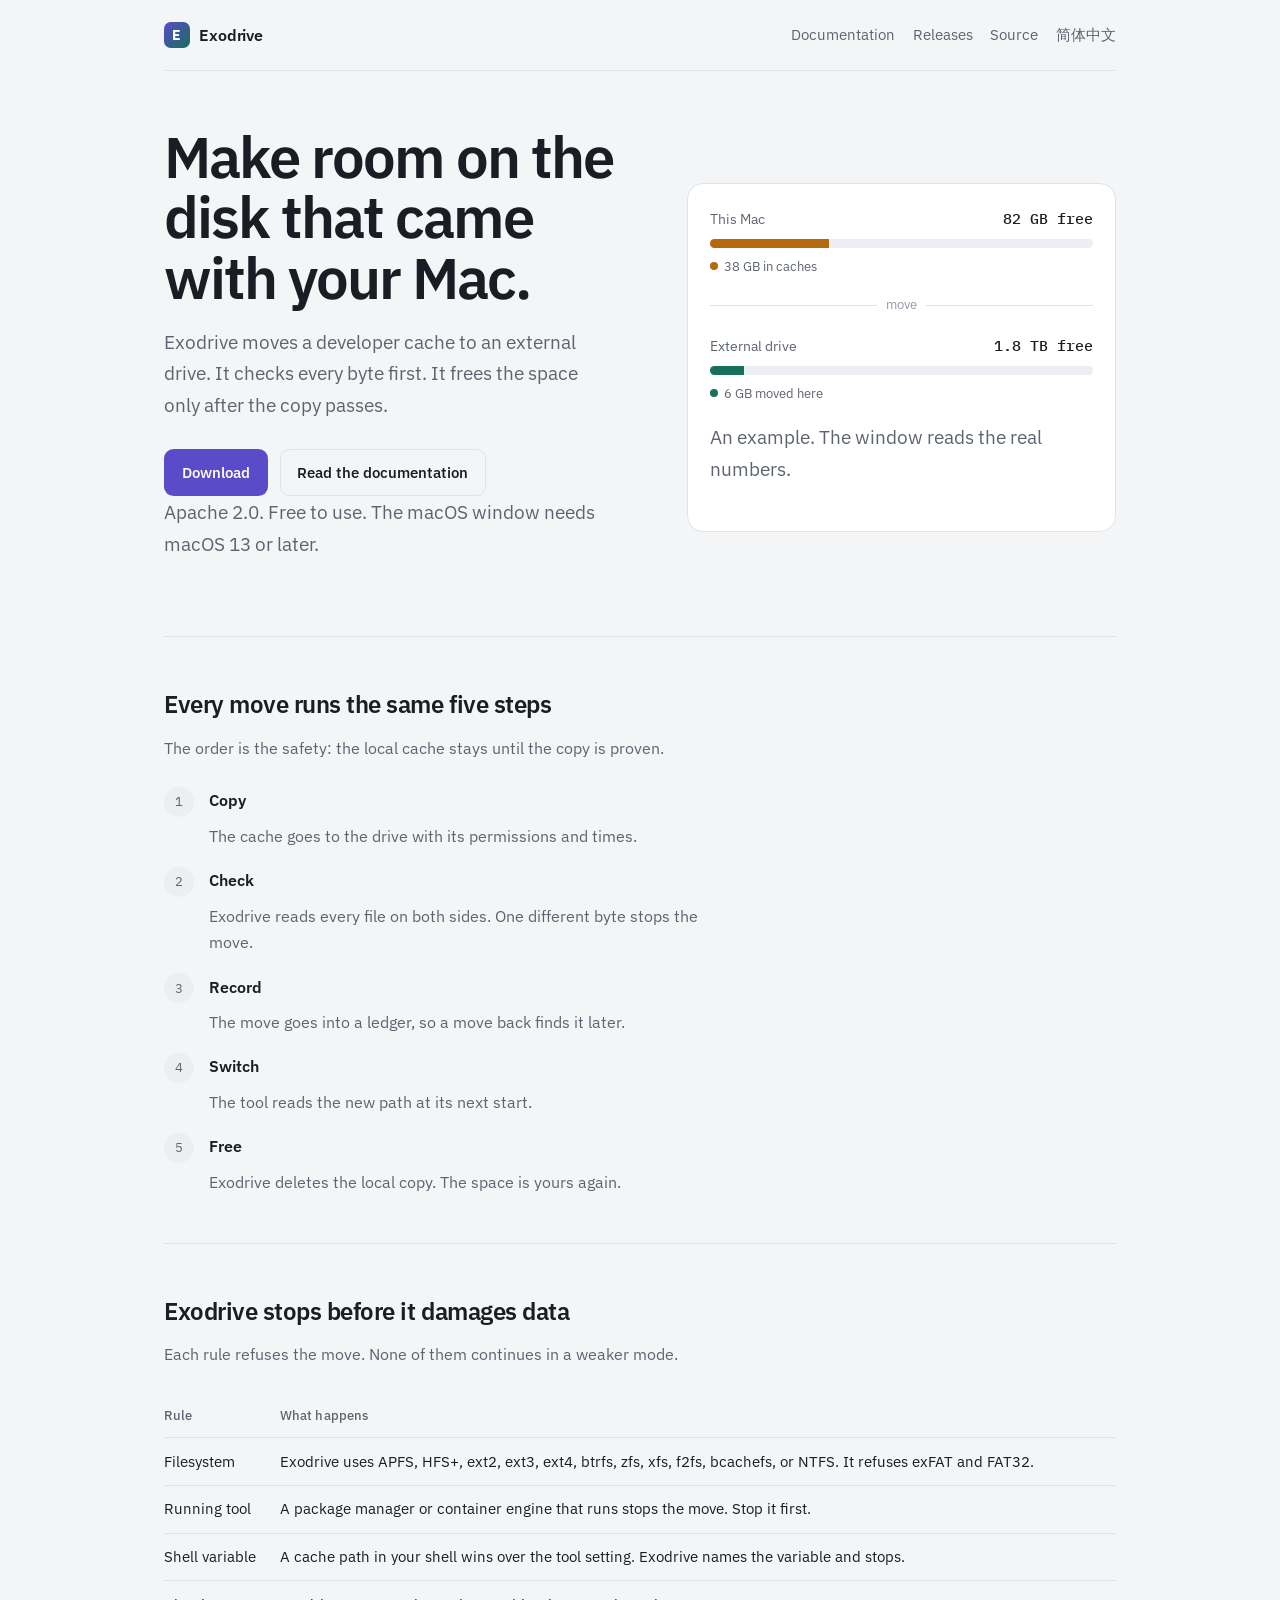
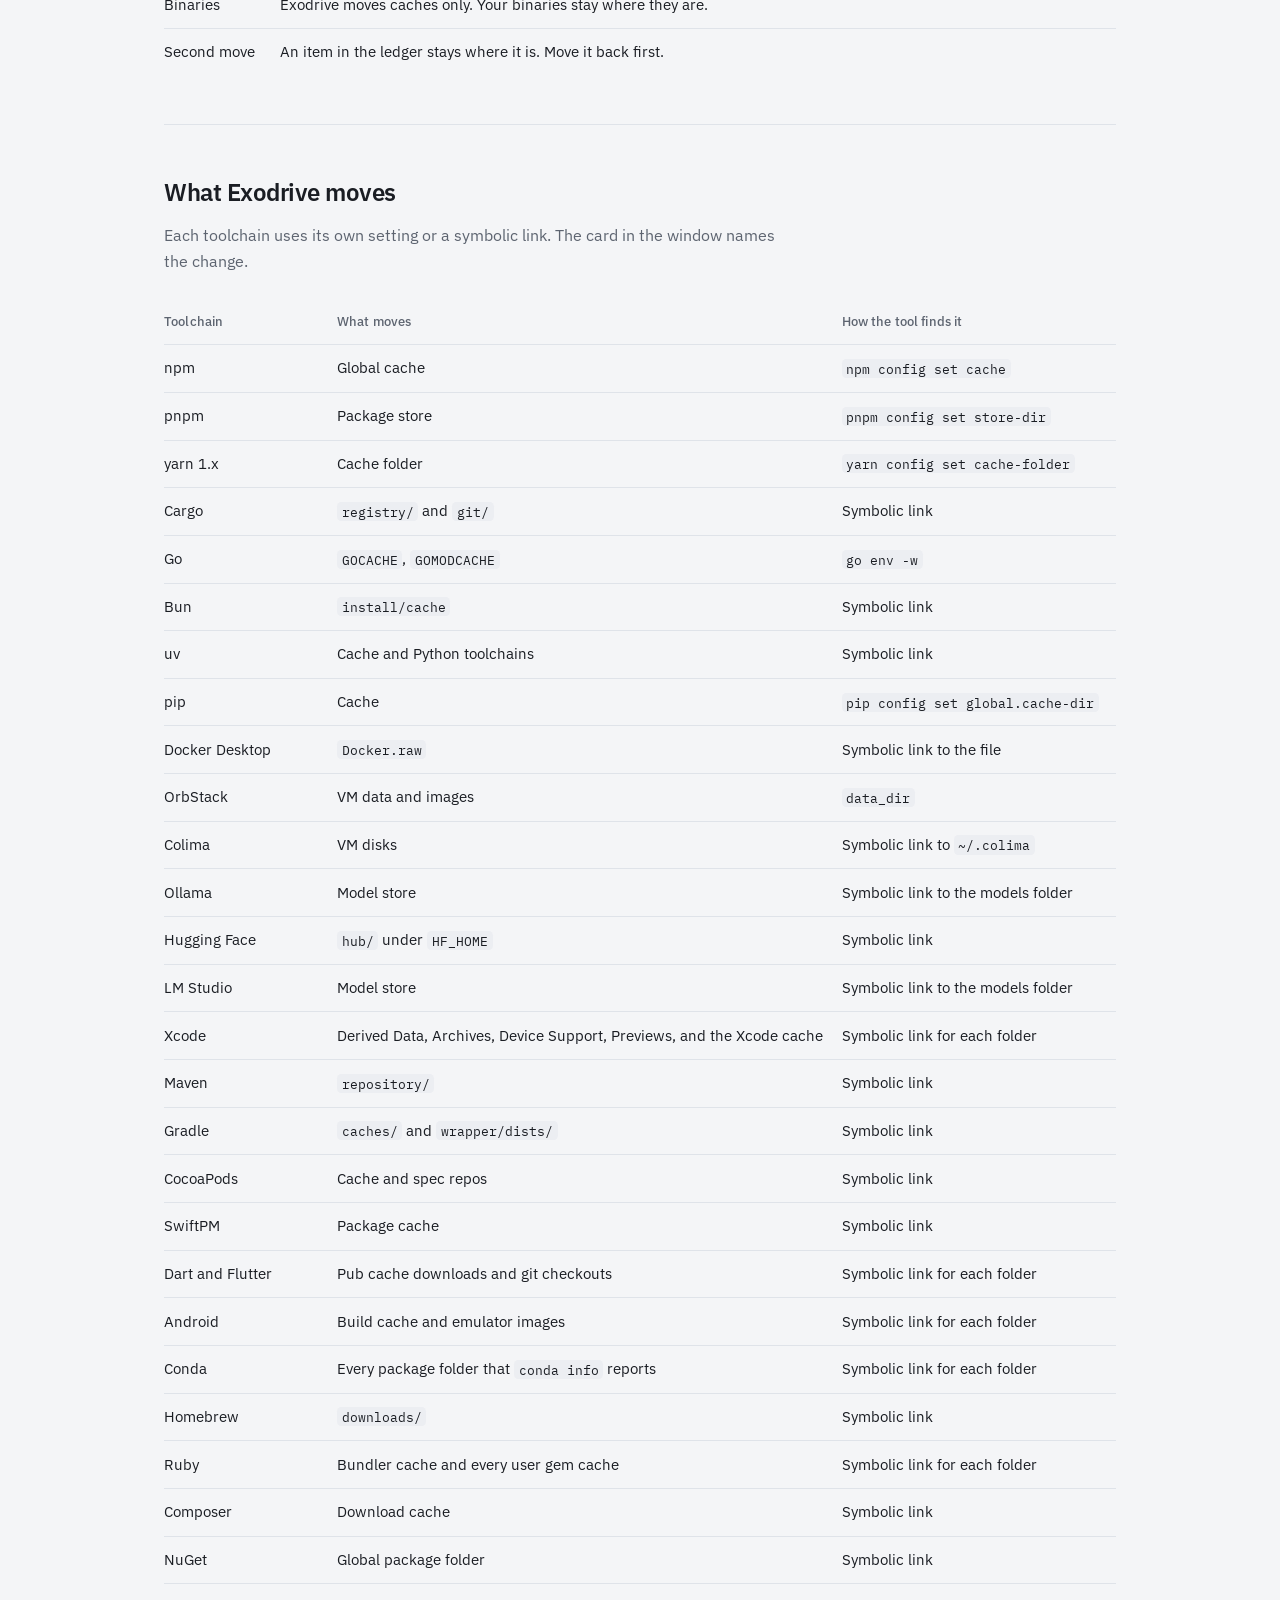
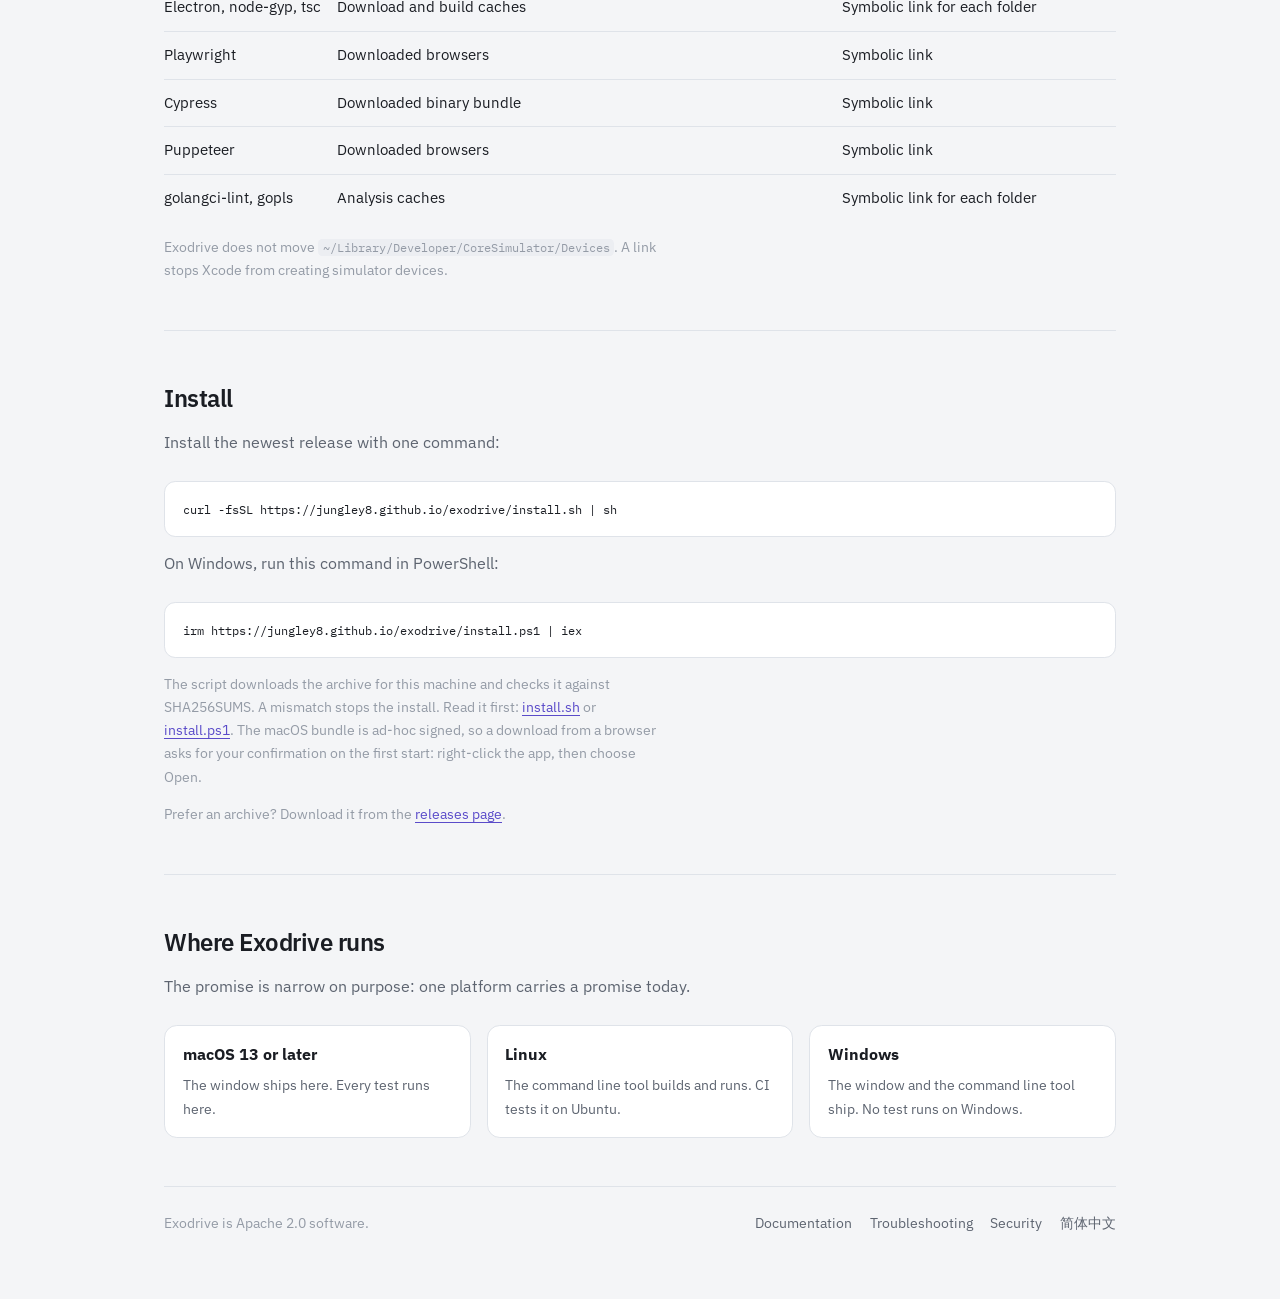
<file: site/index.html>
<!doctype html>
<html lang="en">
  <head>
    <meta charset="utf-8" />
    <meta name="viewport" content="width=device-width, initial-scale=1" />
    <title>Exodrive</title>
    <meta
      name="description"
      content="Move developer caches from your internal disk to an external drive. Exodrive checks every copy before it frees the space."
    />
    <link rel="preconnect" href="https://fonts.googleapis.com" />
    <link rel="preconnect" href="https://fonts.gstatic.com" crossorigin />
    <link
      href="https://fonts.googleapis.com/css2?family=IBM+Plex+Mono:wght@400;500&family=IBM+Plex+Sans:wght@400;500;600&display=swap"
      rel="stylesheet"
    />
    <link rel="stylesheet" href="style.css" />
  </head>
  <body>
    <div class="page">
      <header class="top">
        <a class="brand" href="./"><span class="mark" aria-hidden="true">E</span>Exodrive</a>
        <nav>
          <a href="docs/">Documentation</a>
          <a href="https://github.com/Jungley8/exodrive/releases">Releases</a>
          <a href="https://github.com/Jungley8/exodrive">Source</a>
          <a href="zh/" lang="zh-Hans">简体中文</a>
        </nav>
      </header>

      <main>
        <div class="hero">
          <div>
            <h1>Make room on the disk that came with your Mac.</h1>
            <p>
              Exodrive moves a developer cache to an external drive. It checks
              every byte first. It frees the space only after the copy passes.
            </p>
            <div class="actions">
              <a class="button" href="https://github.com/Jungley8/exodrive/releases">
                Download
              </a>
              <a class="button quiet" href="docs/">Read the documentation</a>
            </div>
            <p class="note">
              Apache 2.0. Free to use. The macOS window needs macOS 13 or later.
            </p>
          </div>

          <div class="gauges" aria-label="Example of the two gauges">
            <div>
              <div class="gauge-head">
                <span>This Mac</span><strong>82 GB free</strong>
              </div>
              <div class="bar"><span class="cache" style="width: 31%"></span></div>
              <div class="legend">
                <i style="background: var(--amber)"></i>38 GB in caches
              </div>
            </div>
            <div class="arrow">move</div>
            <div>
              <div class="gauge-head">
                <span>External drive</span><strong>1.8 TB free</strong>
              </div>
              <div class="bar"><span class="away" style="width: 9%"></span></div>
              <div class="legend">
                <i style="background: var(--teal)"></i>6 GB moved here
              </div>
            </div>
            <p class="note">An example. The window reads the real numbers.</p>
          </div>
        </div>

        <section id="how">
          <h2>Every move runs the same five steps</h2>
          <p>
            The order is the safety: the local cache stays until the copy is
            proven.
          </p>
          <ol class="steps">
            <li>
              <b>Copy</b>
              <p>The cache goes to the drive with its permissions and times.</p>
            </li>
            <li>
              <b>Check</b>
              <p>Exodrive reads every file on both sides. One different byte stops the move.</p>
            </li>
            <li>
              <b>Record</b>
              <p>The move goes into a ledger, so a move back finds it later.</p>
            </li>
            <li>
              <b>Switch</b>
              <p>The tool reads the new path at its next start.</p>
            </li>
            <li>
              <b>Free</b>
              <p>Exodrive deletes the local copy. The space is yours again.</p>
            </li>
          </ol>
        </section>

        <section id="safety">
          <h2>Exodrive stops before it damages data</h2>
          <p>
            Each rule refuses the move. None of them continues in a weaker mode.
          </p>
          <table>
            <thead>
              <tr><th scope="col">Rule</th><th scope="col">What happens</th></tr>
            </thead>
            <tbody>
              <tr>
                <td>Filesystem</td>
                <td>Exodrive uses APFS, HFS+, ext2, ext3, ext4, btrfs, zfs, xfs, f2fs, bcachefs, or NTFS. It refuses exFAT and FAT32.</td>
              </tr>
              <tr>
                <td>Running tool</td>
                <td>A package manager or container engine that runs stops the move. Stop it first.</td>
              </tr>
              <tr>
                <td>Shell variable</td>
                <td>A cache path in your shell wins over the tool setting. Exodrive names the variable and stops.</td>
              </tr>
              <tr>
                <td>Binaries</td>
                <td>Exodrive moves caches only. Your binaries stay where they are.</td>
              </tr>
              <tr>
                <td>Second move</td>
                <td>An item in the ledger stays where it is. Move it back first.</td>
              </tr>
            </tbody>
          </table>
        </section>

        <section id="tools">
          <h2>What Exodrive moves</h2>
          <p>
            Each toolchain uses its own setting or a symbolic link. The card in
            the window names the change.
          </p>
          <table>
            <thead>
              <tr><th scope="col">Toolchain</th><th scope="col">What moves</th><th scope="col">How the tool finds it</th></tr>
            </thead>
            <tbody>
              <tr><td>npm</td><td>Global cache</td><td><code>npm config set cache</code></td></tr>
              <tr><td>pnpm</td><td>Package store</td><td><code>pnpm config set store-dir</code></td></tr>
              <tr><td>yarn 1.x</td><td>Cache folder</td><td><code>yarn config set cache-folder</code></td></tr>
              <tr><td>Cargo</td><td><code>registry/</code> and <code>git/</code></td><td>Symbolic link</td></tr>
              <tr><td>Go</td><td><code>GOCACHE</code>, <code>GOMODCACHE</code></td><td><code>go env -w</code></td></tr>
              <tr><td>Bun</td><td><code>install/cache</code></td><td>Symbolic link</td></tr>
              <tr><td>uv</td><td>Cache and Python toolchains</td><td>Symbolic link</td></tr>
              <tr><td>pip</td><td>Cache</td><td><code>pip config set global.cache-dir</code></td></tr>
              <tr><td>Docker Desktop</td><td><code>Docker.raw</code></td><td>Symbolic link to the file</td></tr>
              <tr><td>OrbStack</td><td>VM data and images</td><td><code>data_dir</code></td></tr>
              <tr><td>Colima</td><td>VM disks</td><td>Symbolic link to <code>~/.colima</code></td></tr>
              <tr><td>Ollama</td><td>Model store</td><td>Symbolic link to the models folder</td></tr>
              <tr><td>Hugging Face</td><td><code>hub/</code> under <code>HF_HOME</code></td><td>Symbolic link</td></tr>
              <tr><td>LM Studio</td><td>Model store</td><td>Symbolic link to the models folder</td></tr>
              <tr><td>Xcode</td><td>Derived Data, Archives, Device Support, Previews, and the Xcode cache</td><td>Symbolic link for each folder</td></tr>
              <tr><td>Maven</td><td><code>repository/</code></td><td>Symbolic link</td></tr>
              <tr><td>Gradle</td><td><code>caches/</code> and <code>wrapper/dists/</code></td><td>Symbolic link</td></tr>
              <tr><td>CocoaPods</td><td>Cache and spec repos</td><td>Symbolic link</td></tr>
              <tr><td>SwiftPM</td><td>Package cache</td><td>Symbolic link</td></tr>
              <tr><td>Dart and Flutter</td><td>Pub cache downloads and git checkouts</td><td>Symbolic link for each folder</td></tr>
              <tr><td>Android</td><td>Build cache and emulator images</td><td>Symbolic link for each folder</td></tr>
              <tr><td>Conda</td><td>Every package folder that <code>conda info</code> reports</td><td>Symbolic link for each folder</td></tr>
              <tr><td>Homebrew</td><td><code>downloads/</code></td><td>Symbolic link</td></tr>
              <tr><td>Ruby</td><td>Bundler cache and every user gem cache</td><td>Symbolic link for each folder</td></tr>
              <tr><td>Composer</td><td>Download cache</td><td>Symbolic link</td></tr>
              <tr><td>NuGet</td><td>Global package folder</td><td>Symbolic link</td></tr>
              <tr><td>Electron, node-gyp, tsc</td><td>Download and build caches</td><td>Symbolic link for each folder</td></tr>
              <tr><td>Playwright</td><td>Downloaded browsers</td><td>Symbolic link</td></tr>
              <tr><td>Cypress</td><td>Downloaded binary bundle</td><td>Symbolic link</td></tr>
              <tr><td>Puppeteer</td><td>Downloaded browsers</td><td>Symbolic link</td></tr>
              <tr><td>golangci-lint, gopls</td><td>Analysis caches</td><td>Symbolic link for each folder</td></tr>
            </tbody>
          </table>
          <p class="note">
            Exodrive does not move <code>~/Library/Developer/CoreSimulator/Devices</code>.
            A link stops Xcode from creating simulator devices.
          </p>
        </section>

        <section id="install">
          <h2>Install</h2>
          <p>Install the newest release with one command:</p>
          <pre><code>curl -fsSL https://jungley8.github.io/exodrive/install.sh | sh</code></pre>
          <p>On Windows, run this command in PowerShell:</p>
          <pre><code>irm https://jungley8.github.io/exodrive/install.ps1 | iex</code></pre>
          <p class="note">
            The script downloads the archive for this machine and checks it
            against SHA256SUMS. A mismatch stops the install. Read it first:
            <a href="https://jungley8.github.io/exodrive/install.sh">install.sh</a> or
            <a href="https://jungley8.github.io/exodrive/install.ps1">install.ps1</a>. The macOS bundle is ad-hoc signed, so a
            download from a browser asks for your confirmation on the first start:
            right-click the app, then choose Open.
          </p>
          <p class="note">
            Prefer an archive? Download it from the
            <a href="https://github.com/Jungley8/exodrive/releases">releases page</a>.
          </p>
        </section>

        <section id="platform">
          <h2>Where Exodrive runs</h2>
          <p>
            The promise is narrow on purpose: one platform carries a promise
            today.
          </p>
          <div class="promise">
            <div>
              <h3>macOS 13 or later</h3>
              <p>The window ships here. Every test runs here.</p>
            </div>
            <div>
              <h3>Linux</h3>
              <p>The command line tool builds and runs. CI tests it on Ubuntu.</p>
            </div>
            <div>
              <h3>Windows</h3>
              <p>The window and the command line tool ship. No test runs on Windows.</p>
            </div>
          </div>
        </section>
      </main>

      <footer>
        <span>Exodrive is Apache 2.0 software.</span>
        <nav>
          <a href="docs/">Documentation</a>
          <a href="docs/#trouble">Troubleshooting</a>
          <a href="https://github.com/Jungley8/exodrive/blob/main/SECURITY.md">Security</a>
          <a href="zh/" lang="zh-Hans">简体中文</a>
        </nav>
      </footer>
    </div>
  </body>
</html>
</file>
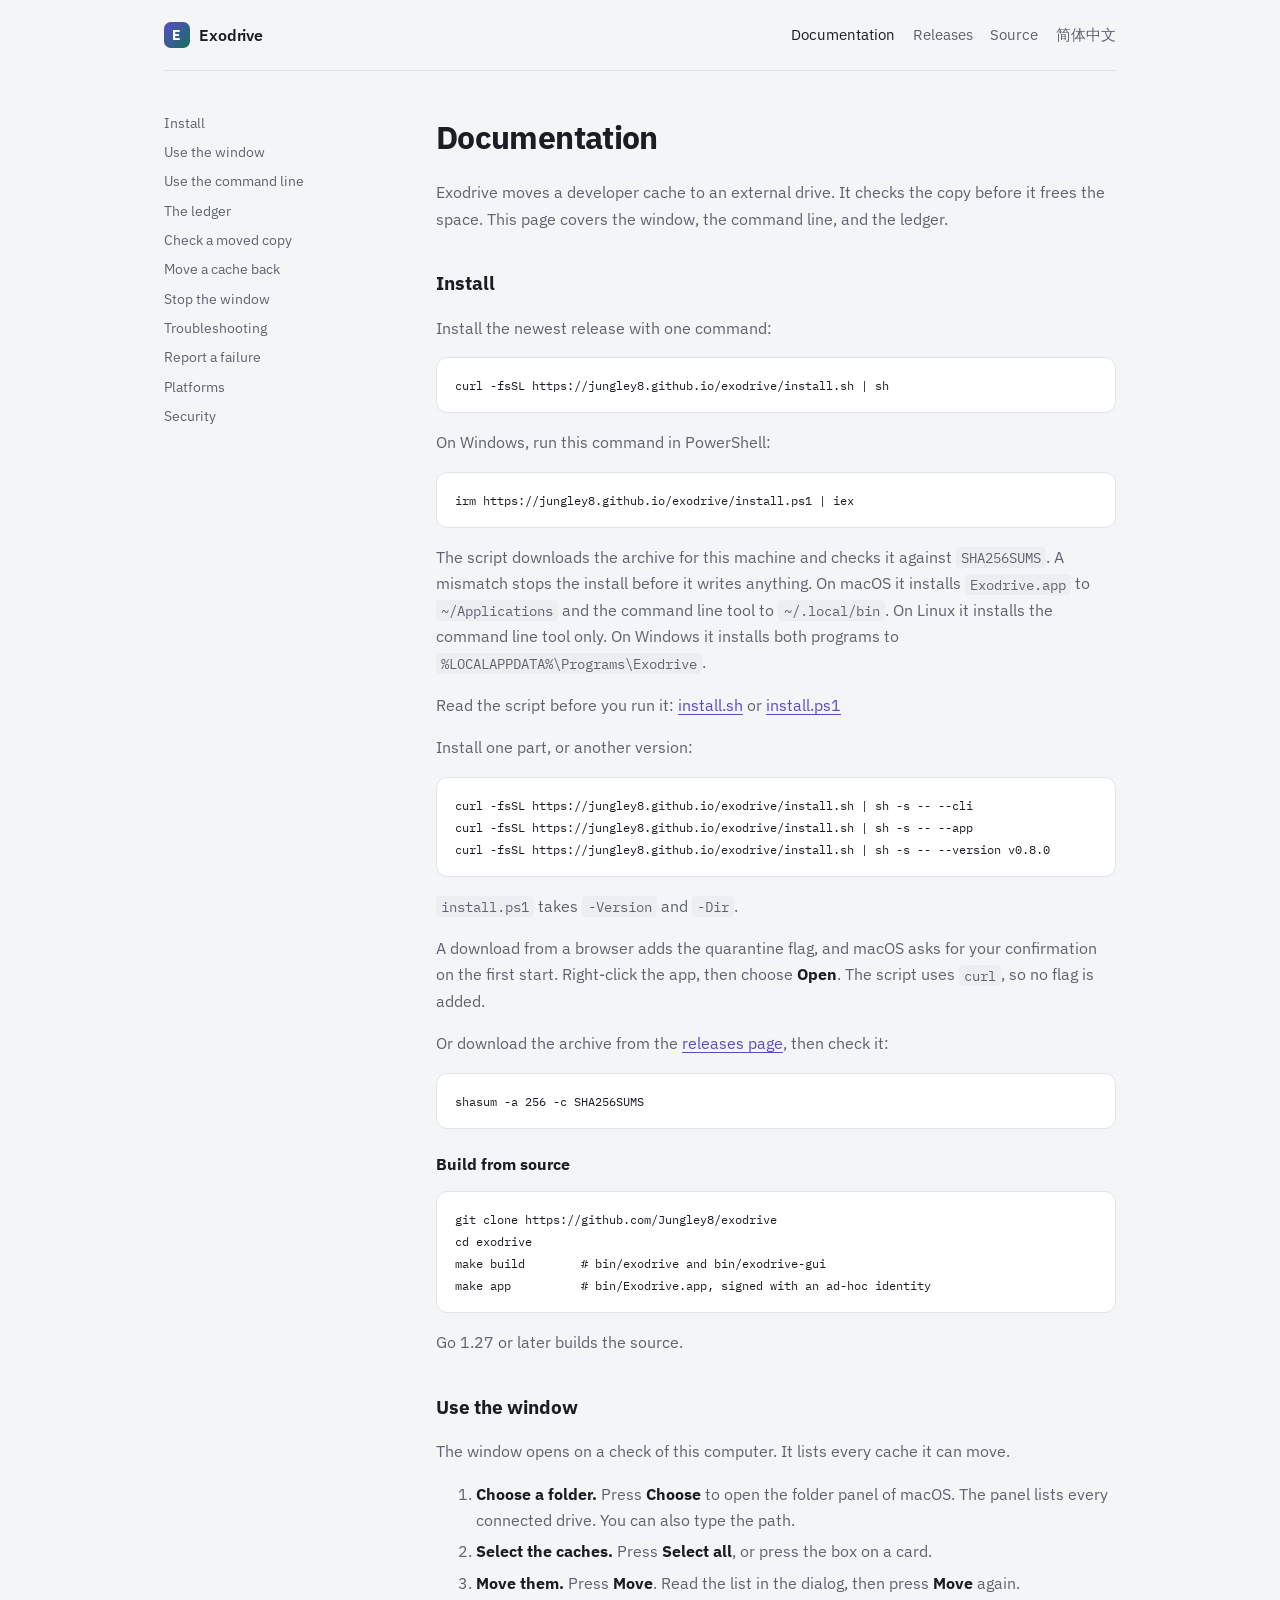
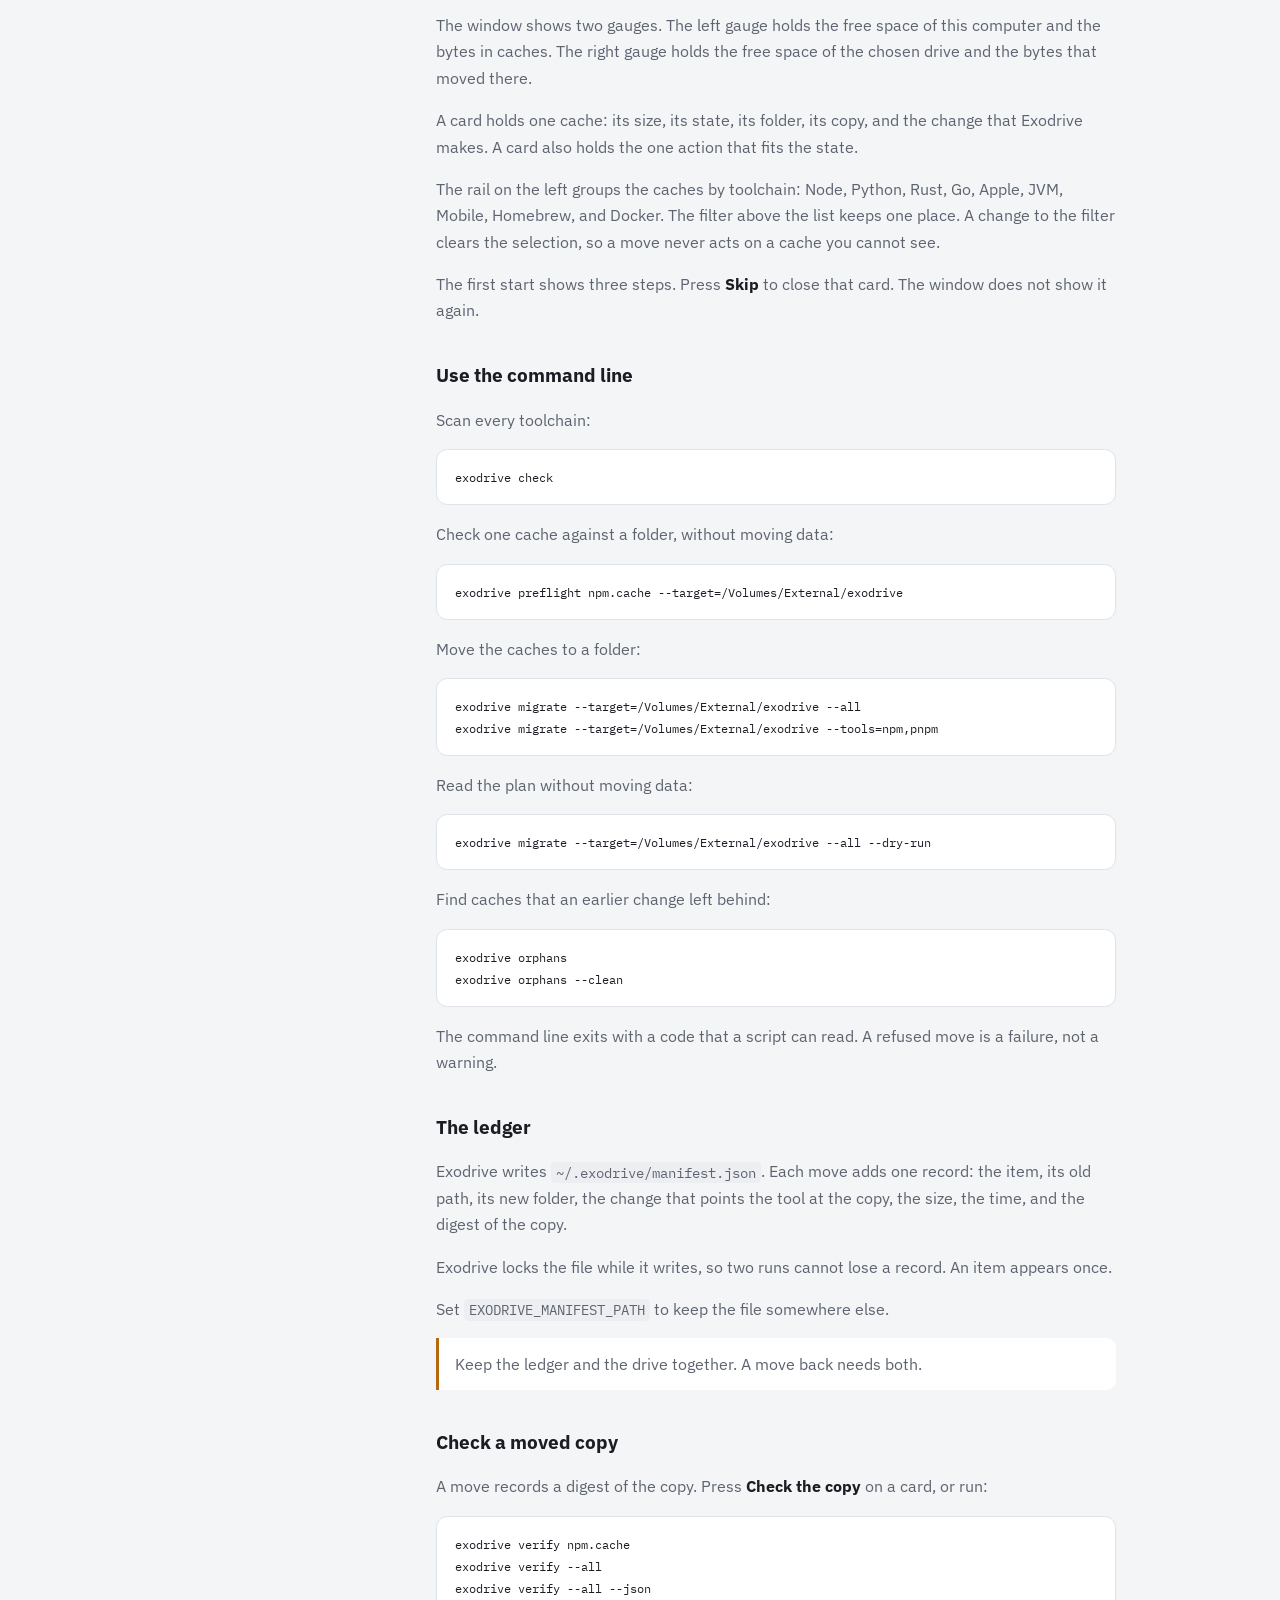
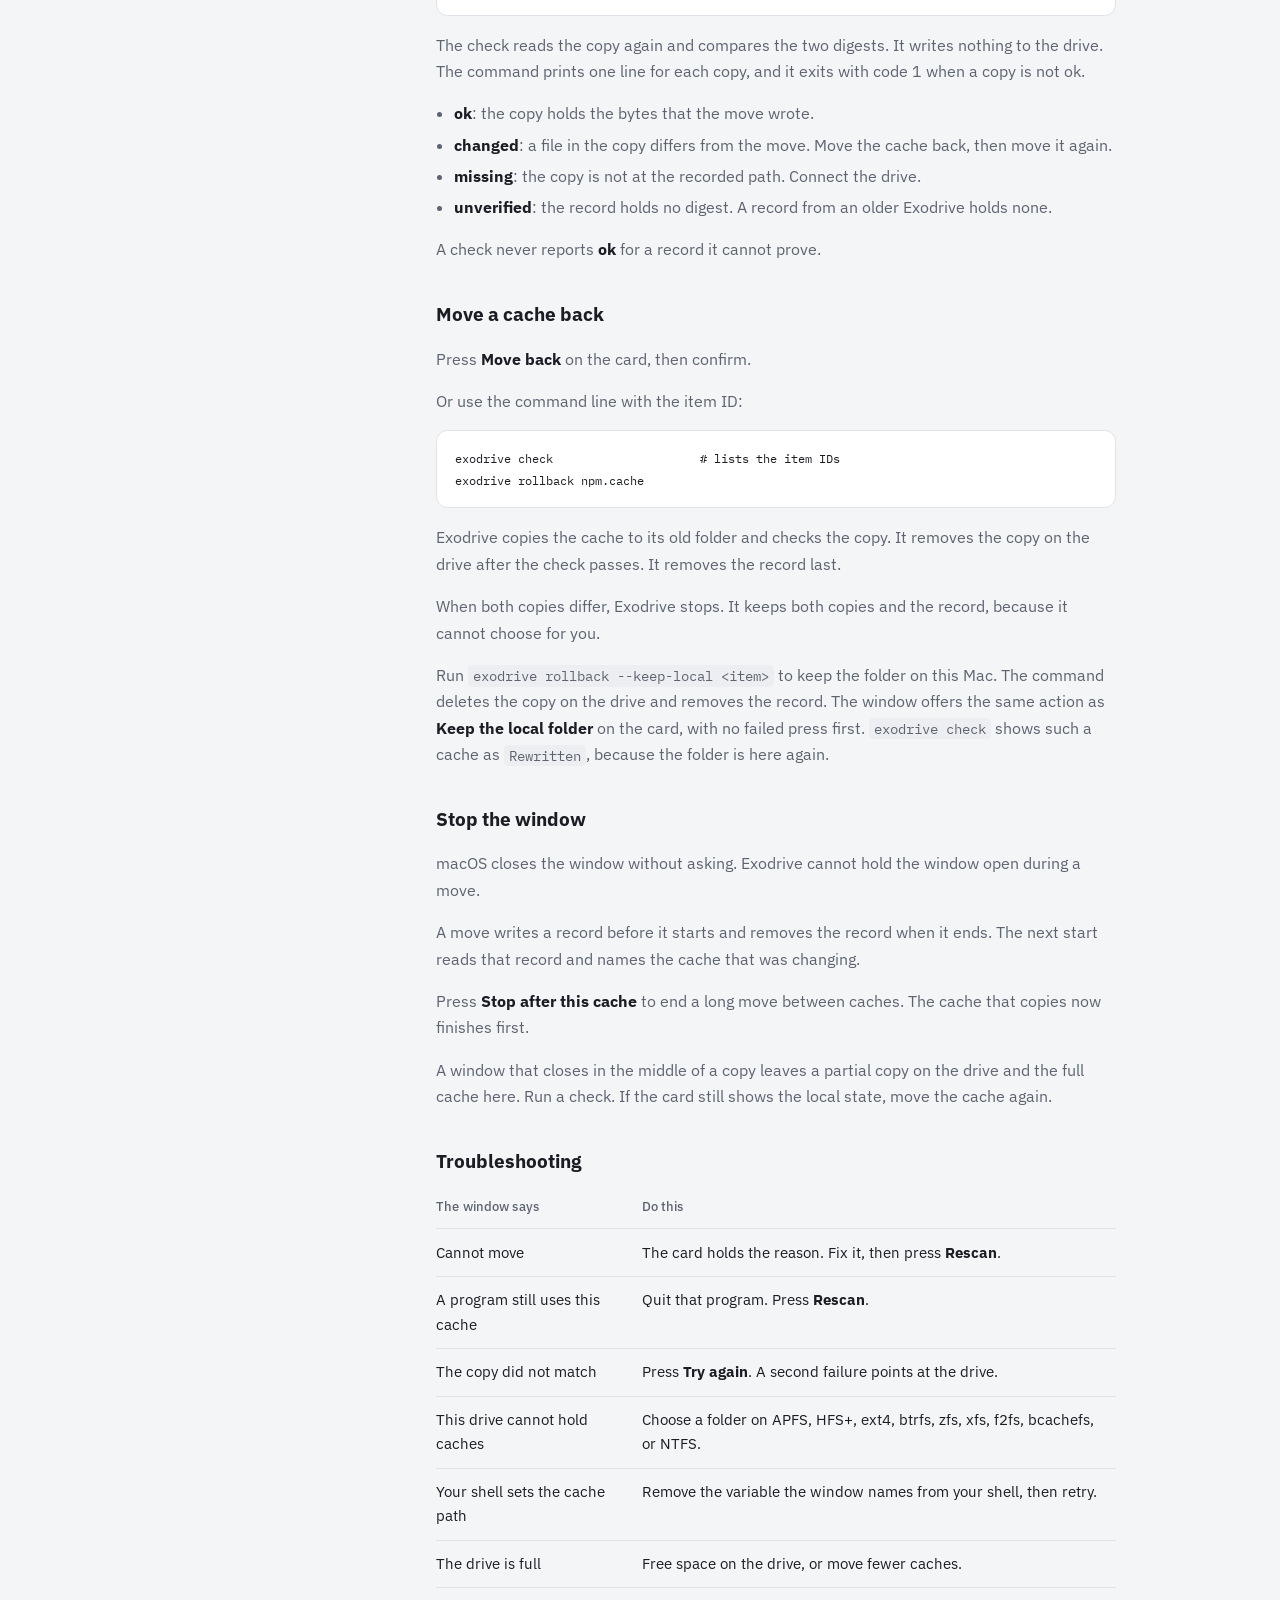
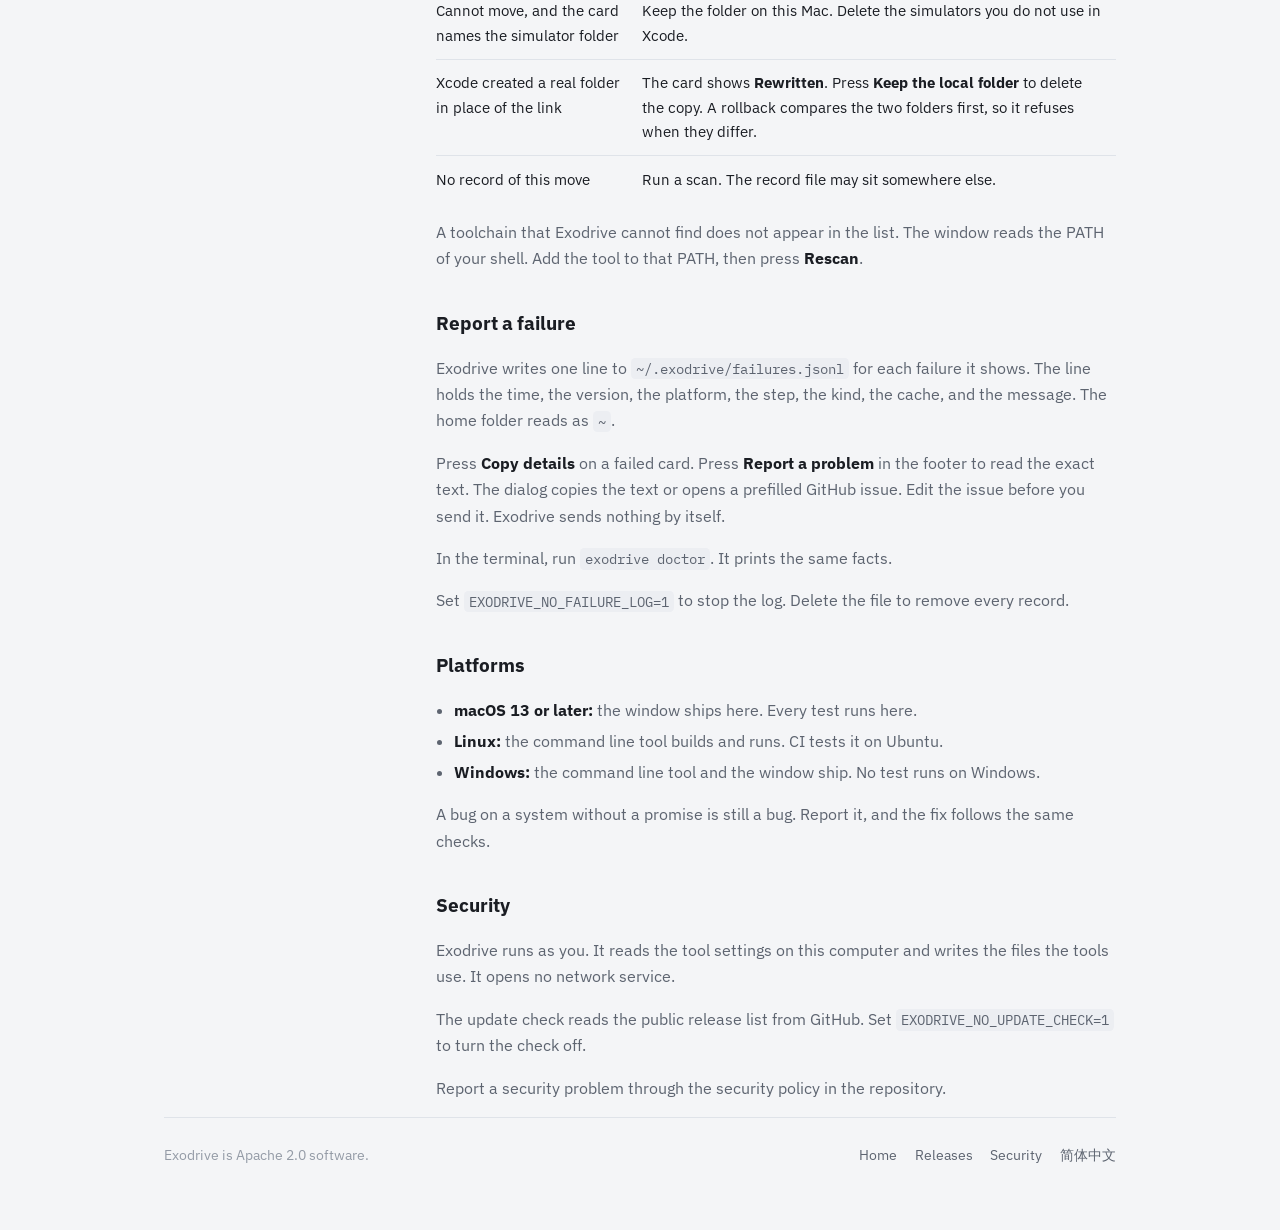
<file: site/docs/index.html>
<!doctype html>
<html lang="en">
  <head>
    <meta charset="utf-8" />
    <meta name="viewport" content="width=device-width, initial-scale=1" />
    <title>Exodrive documentation</title>
    <meta
      name="description"
      content="Install Exodrive, move a cache to an external drive, move it back, and read the ledger."
    />
    <link rel="preconnect" href="https://fonts.googleapis.com" />
    <link rel="preconnect" href="https://fonts.gstatic.com" crossorigin />
    <link
      href="https://fonts.googleapis.com/css2?family=IBM+Plex+Mono:wght@400;500&family=IBM+Plex+Sans:wght@400;500;600&display=swap"
      rel="stylesheet"
    />
    <link rel="stylesheet" href="../style.css" />
  </head>
  <body>
    <div class="page">
      <header class="top">
        <a class="brand" href="../"><span class="mark" aria-hidden="true">E</span>Exodrive</a>
        <nav>
          <a href="./" aria-current="page">Documentation</a>
          <a href="https://github.com/Jungley8/exodrive/releases">Releases</a>
          <a href="https://github.com/Jungley8/exodrive">Source</a>
          <a href="../zh/docs/" lang="zh-Hans">简体中文</a>
        </nav>
      </header>

      <div class="docs">
        <nav aria-label="On this page">
          <a href="#install">Install</a>
          <a href="#window">Use the window</a>
          <a href="#cli">Use the command line</a>
          <a href="#ledger">The ledger</a>
          <a href="#verify">Check a moved copy</a>
          <a href="#undo">Move a cache back</a>
          <a href="#stopping">Stop the window</a>
          <a href="#trouble">Troubleshooting</a>
          <a href="#report">Report a failure</a>
          <a href="#platform">Platforms</a>
          <a href="#security">Security</a>
        </nav>

        <main>
          <h1>Documentation</h1>
          <p>
            Exodrive moves a developer cache to an external drive. It checks the
            copy before it frees the space. This page covers the window, the
            command line, and the ledger.
          </p>

          <h2 id="install">Install</h2>
          <p>Install the newest release with one command:</p>
          <pre><code>curl -fsSL https://jungley8.github.io/exodrive/install.sh | sh</code></pre>
          <p>On Windows, run this command in PowerShell:</p>
          <pre><code>irm https://jungley8.github.io/exodrive/install.ps1 | iex</code></pre>
          <p>
            The script downloads the archive for this machine and checks it
            against <code>SHA256SUMS</code>. A mismatch stops the install before
            it writes anything. On macOS it installs <code>Exodrive.app</code>
            to <code>~/Applications</code> and the command line tool to
            <code>~/.local/bin</code>. On Linux it installs the command line
            tool only. On Windows it installs both programs to
            <code>%LOCALAPPDATA%\Programs\Exodrive</code>.
          </p>
          <p>Read the script before you run it: <a href="https://jungley8.github.io/exodrive/install.sh">install.sh</a> or <a href="https://jungley8.github.io/exodrive/install.ps1">install.ps1</a></p>
          <p>Install one part, or another version:</p>
          <pre><code>curl -fsSL https://jungley8.github.io/exodrive/install.sh | sh -s -- --cli
curl -fsSL https://jungley8.github.io/exodrive/install.sh | sh -s -- --app
curl -fsSL https://jungley8.github.io/exodrive/install.sh | sh -s -- --version v0.8.0</code></pre>
          <p>
            <code>install.ps1</code> takes <code>-Version</code> and
            <code>-Dir</code>.
          </p>
          <p>
            A download from a browser adds the quarantine flag, and macOS asks
            for your confirmation on the first start. Right-click the app, then
            choose <strong>Open</strong>. The script uses <code>curl</code>, so
            no flag is added.
          </p>
          <p>Or download the archive from the <a href="https://github.com/Jungley8/exodrive/releases">releases page</a>, then check it:</p>
          <pre><code>shasum -a 256 -c SHA256SUMS</code></pre>

          <h3>Build from source</h3>
          <pre><code>git clone https://github.com/Jungley8/exodrive
cd exodrive
make build        # bin/exodrive and bin/exodrive-gui
make app          # bin/Exodrive.app, signed with an ad-hoc identity</code></pre>
          <p>Go 1.27 or later builds the source.</p>

          <h2 id="window">Use the window</h2>
          <p>The window opens on a check of this computer. It lists every cache it can move.</p>
          <ol>
            <li>
              <strong>Choose a folder.</strong> Press <strong>Choose</strong> to
              open the folder panel of macOS. The panel lists every connected
              drive. You can also type the path.
            </li>
            <li>
              <strong>Select the caches.</strong> Press <strong>Select all</strong>,
              or press the box on a card.
            </li>
            <li>
              <strong>Move them.</strong> Press <strong>Move</strong>. Read the
              list in the dialog, then press <strong>Move</strong> again.
            </li>
          </ol>
          <p>
            The window shows two gauges. The left gauge holds the free space of
            this computer and the bytes in caches. The right gauge holds the free
            space of the chosen drive and the bytes that moved there.
          </p>
          <p>
            A card holds one cache: its size, its state, its folder, its copy,
            and the change that Exodrive makes. A card also holds the one action
            that fits the state.
          </p>
          <p>
            The rail on the left groups the caches by toolchain: Node, Python,
            Rust, Go, Apple, JVM, Mobile, Homebrew, and Docker. The filter above
            the list keeps one place. A change to the filter clears the
            selection, so a move never acts on a cache you cannot see.
          </p>
          <p>
            The first start shows three steps. Press <strong>Skip</strong> to
            close that card. The window does not show it again.
          </p>

          <h2 id="cli">Use the command line</h2>
          <p>Scan every toolchain:</p>
          <pre><code>exodrive check</code></pre>
          <p>Check one cache against a folder, without moving data:</p>
          <pre><code>exodrive preflight npm.cache --target=/Volumes/External/exodrive</code></pre>
          <p>Move the caches to a folder:</p>
          <pre><code>exodrive migrate --target=/Volumes/External/exodrive --all
exodrive migrate --target=/Volumes/External/exodrive --tools=npm,pnpm</code></pre>
          <p>Read the plan without moving data:</p>
          <pre><code>exodrive migrate --target=/Volumes/External/exodrive --all --dry-run</code></pre>
          <p>Find caches that an earlier change left behind:</p>
          <pre><code>exodrive orphans
exodrive orphans --clean</code></pre>
          <p>
            The command line exits with a code that a script can read. A refused
            move is a failure, not a warning.
          </p>

          <h2 id="ledger">The ledger</h2>
          <p>
            Exodrive writes <code>~/.exodrive/manifest.json</code>. Each move
            adds one record: the item, its old path, its new folder, the change
            that points the tool at the copy, the size, the time, and the digest
            of the copy.
          </p>
          <p>
            Exodrive locks the file while it writes, so two runs cannot lose a
            record. An item appears once.
          </p>
          <p>
            Set <code>EXODRIVE_MANIFEST_PATH</code> to keep the file somewhere
            else.
          </p>
          <div class="callout">
            <p>
              Keep the ledger and the drive together. A move back needs both.
            </p>
          </div>

          <h2 id="verify">Check a moved copy</h2>
          <p>
            A move records a digest of the copy. Press
            <strong>Check the copy</strong> on a card, or run:
          </p>
          <pre><code>exodrive verify npm.cache
exodrive verify --all
exodrive verify --all --json</code></pre>
          <p>
            The check reads the copy again and compares the two digests. It
            writes nothing to the drive. The command prints one line for each
            copy, and it exits with code 1 when a copy is not ok.
          </p>
          <ul>
            <li>
              <strong>ok</strong>: the copy holds the bytes that the move wrote.
            </li>
            <li>
              <strong>changed</strong>: a file in the copy differs from the
              move. Move the cache back, then move it again.
            </li>
            <li>
              <strong>missing</strong>: the copy is not at the recorded path.
              Connect the drive.
            </li>
            <li>
              <strong>unverified</strong>: the record holds no digest. A record
              from an older Exodrive holds none.
            </li>
          </ul>
          <p>
            A check never reports <strong>ok</strong> for a record it cannot
            prove.
          </p>

          <h2 id="undo">Move a cache back</h2>
          <p>Press <strong>Move back</strong> on the card, then confirm.</p>
          <p>Or use the command line with the item ID:</p>
          <pre><code>exodrive check                     # lists the item IDs
exodrive rollback npm.cache</code></pre>
          <p>
            Exodrive copies the cache to its old folder and checks the copy. It
            removes the copy on the drive after the check passes. It removes the
            record last.
          </p>
          <p>
            When both copies differ, Exodrive stops. It keeps both copies and the
            record, because it cannot choose for you.
          </p>
          <p>
            Run <code>exodrive rollback --keep-local &lt;item&gt;</code> to keep the
            folder on this Mac. The command deletes the copy on the drive and
            removes the record. The window offers the same action as
            <strong>Keep the local folder</strong> on the card, with no failed
            press first. <code>exodrive check</code> shows such a cache as
            <code>Rewritten</code>, because the folder is here again.
          </p>

          <h2 id="stopping">Stop the window</h2>
          <p>
            macOS closes the window without asking. Exodrive cannot hold the
            window open during a move.
          </p>
          <p>
            A move writes a record before it starts and removes the record when
            it ends. The next start reads that record and names the cache that
            was changing.
          </p>
          <p>
            Press <strong>Stop after this cache</strong> to end a long move
            between caches. The cache that copies now finishes first.
          </p>
          <p>
            A window that closes in the middle of a copy leaves a partial copy on
            the drive and the full cache here. Run a check. If the card
            still shows the local state, move the cache again.
          </p>

          <h2 id="trouble">Troubleshooting</h2>
          <table>
            <thead>
              <tr><th scope="col">The window says</th><th scope="col">Do this</th></tr>
            </thead>
            <tbody>
              <tr>
                <td>Cannot move</td>
                <td>The card holds the reason. Fix it, then press <strong>Rescan</strong>.</td>
              </tr>
              <tr>
                <td>A program still uses this cache</td>
                <td>Quit that program. Press <strong>Rescan</strong>.</td>
              </tr>
              <tr>
                <td>The copy did not match</td>
                <td>Press <strong>Try again</strong>. A second failure points at the drive.</td>
              </tr>
              <tr>
                <td>This drive cannot hold caches</td>
                <td>Choose a folder on APFS, HFS+, ext4, btrfs, zfs, xfs, f2fs, bcachefs, or NTFS.</td>
              </tr>
              <tr>
                <td>Your shell sets the cache path</td>
                <td>Remove the variable the window names from your shell, then retry.</td>
              </tr>
              <tr>
                <td>The drive is full</td>
                <td>Free space on the drive, or move fewer caches.</td>
              </tr>
              <tr>
                <td>Cannot move, and the card names the simulator folder</td>
                <td>Keep the folder on this Mac. Delete the simulators you do not use in Xcode.</td>
              </tr>
              <tr>
                <td>Xcode created a real folder in place of the link</td>
                <td>The card shows <strong>Rewritten</strong>. Press <strong>Keep the local folder</strong> to delete the copy. A rollback compares the two folders first, so it refuses when they differ.</td>
              </tr>
              <tr>
                <td>No record of this move</td>
                <td>Run a scan. The record file may sit somewhere else.</td>
              </tr>
            </tbody>
          </table>
          <p>
            A toolchain that Exodrive cannot find does not appear in the list.
            The window reads the PATH of your shell. Add the tool to that PATH,
            then press <strong>Rescan</strong>.
          </p>

          <h2 id="report">Report a failure</h2>
          <p>
            Exodrive writes one line to <code>~/.exodrive/failures.jsonl</code>
            for each failure it shows. The line holds the time, the version,
            the platform, the step, the kind, the cache, and the message. The
            home folder reads as <code>~</code>.
          </p>
          <p>
            Press <strong>Copy details</strong> on a failed card. Press
            <strong>Report a problem</strong> in the footer to read the exact
            text. The dialog copies the text or opens a prefilled GitHub issue.
            Edit the issue before you send it. Exodrive sends nothing by itself.
          </p>
          <p>In the terminal, run <code>exodrive doctor</code>. It prints the same facts.</p>
          <p>
            Set <code>EXODRIVE_NO_FAILURE_LOG=1</code> to stop the log. Delete
            the file to remove every record.
          </p>

          <h2 id="platform">Platforms</h2>
          <ul>
            <li>
              <strong>macOS 13 or later:</strong> the window ships here. Every
              test runs here.
            </li>
            <li>
              <strong>Linux:</strong> the command line tool builds and runs. CI
              tests it on Ubuntu.
            </li>
            <li>
              <strong>Windows:</strong> the command line tool and the window
              ship. No test runs on Windows.
            </li>
          </ul>
          <p>
            A bug on a system without a promise is still a bug. Report it, and
            the fix follows the same checks.
          </p>

          <h2 id="security">Security</h2>
          <p>
            Exodrive runs as you. It reads the tool settings on this computer and
            writes the files the tools use. It opens no network service.
          </p>
          <p>
            The update check reads the public release list from GitHub. Set
            <code>EXODRIVE_NO_UPDATE_CHECK=1</code> to turn the check off.
          </p>
          <p>
            Report a security problem through the security policy in the
            repository.
          </p>
        </main>
      </div>

      <footer>
        <span>Exodrive is Apache 2.0 software.</span>
        <nav>
          <a href="../">Home</a>
          <a href="https://github.com/Jungley8/exodrive/releases">Releases</a>
          <a href="https://github.com/Jungley8/exodrive/blob/main/SECURITY.md">Security</a>
          <a href="../zh/docs/" lang="zh-Hans">简体中文</a>
        </nav>
      </footer>
    </div>
  </body>
</html>
</file>
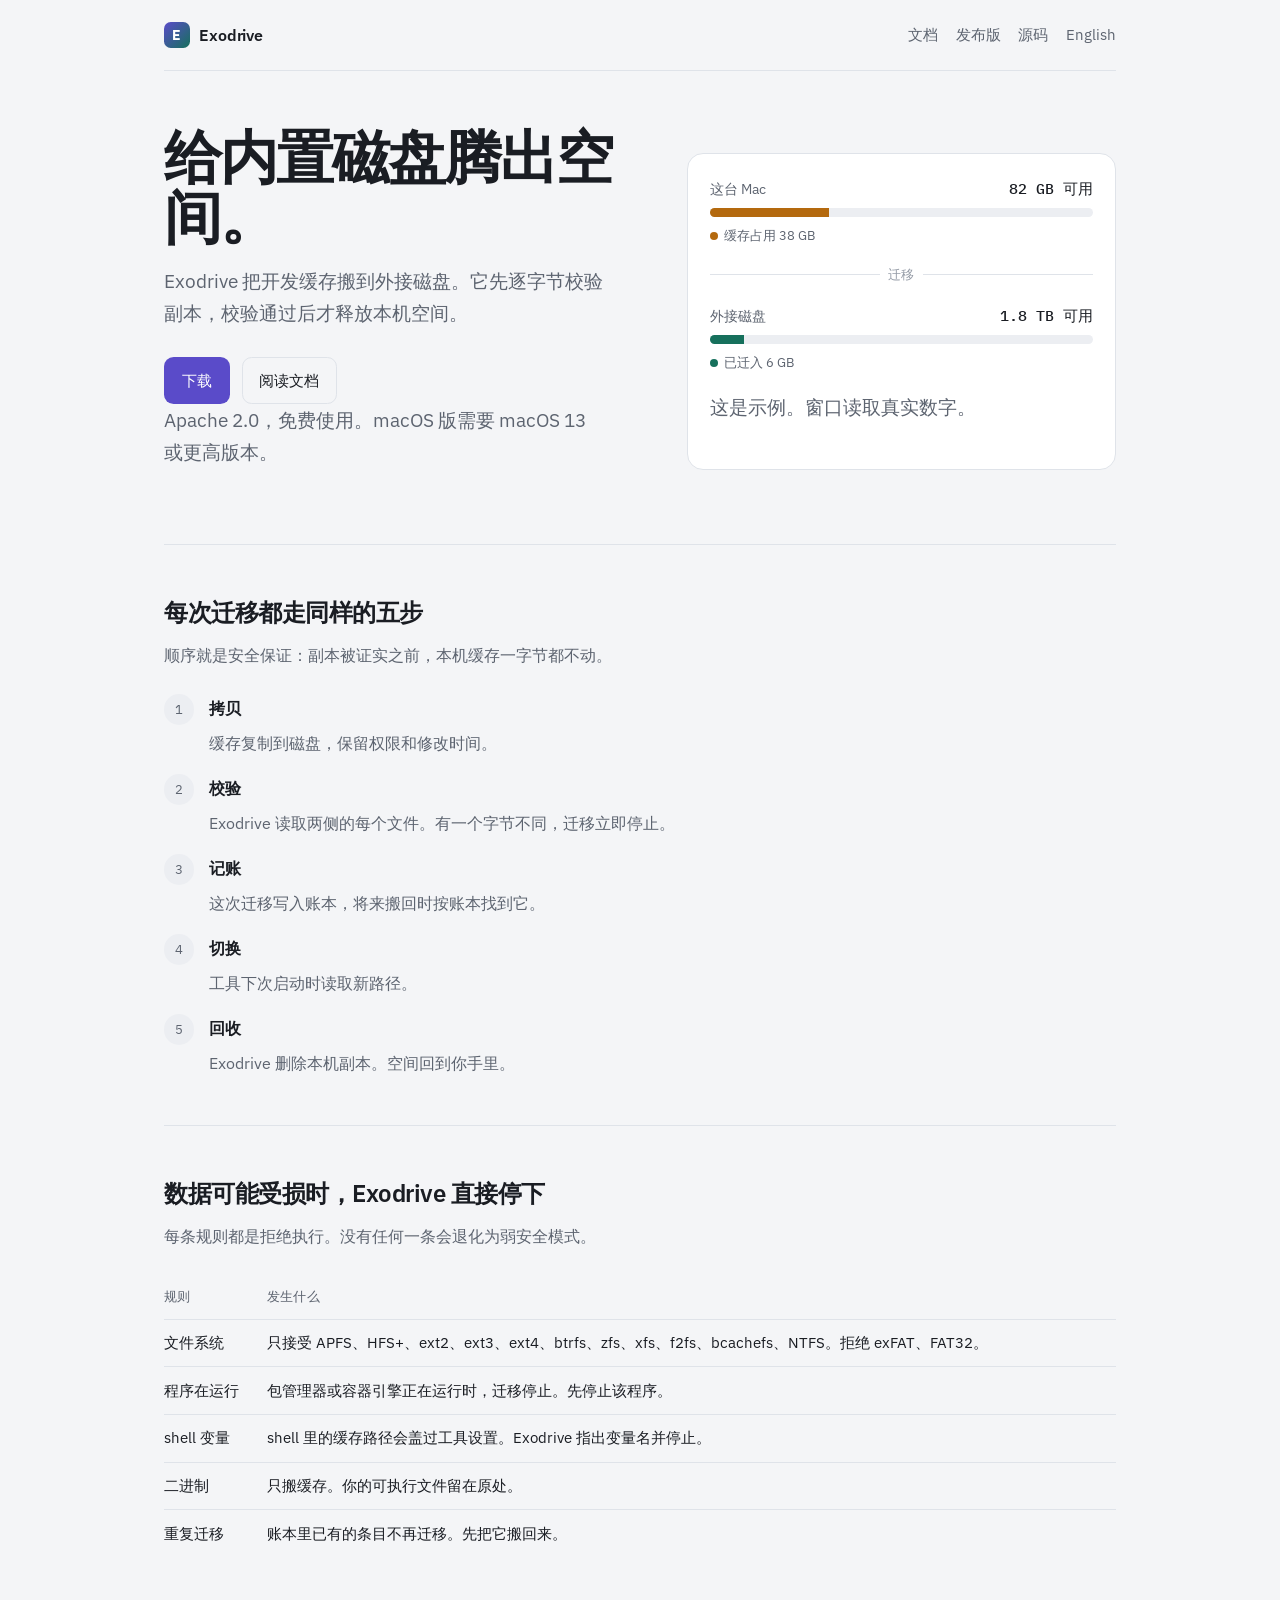
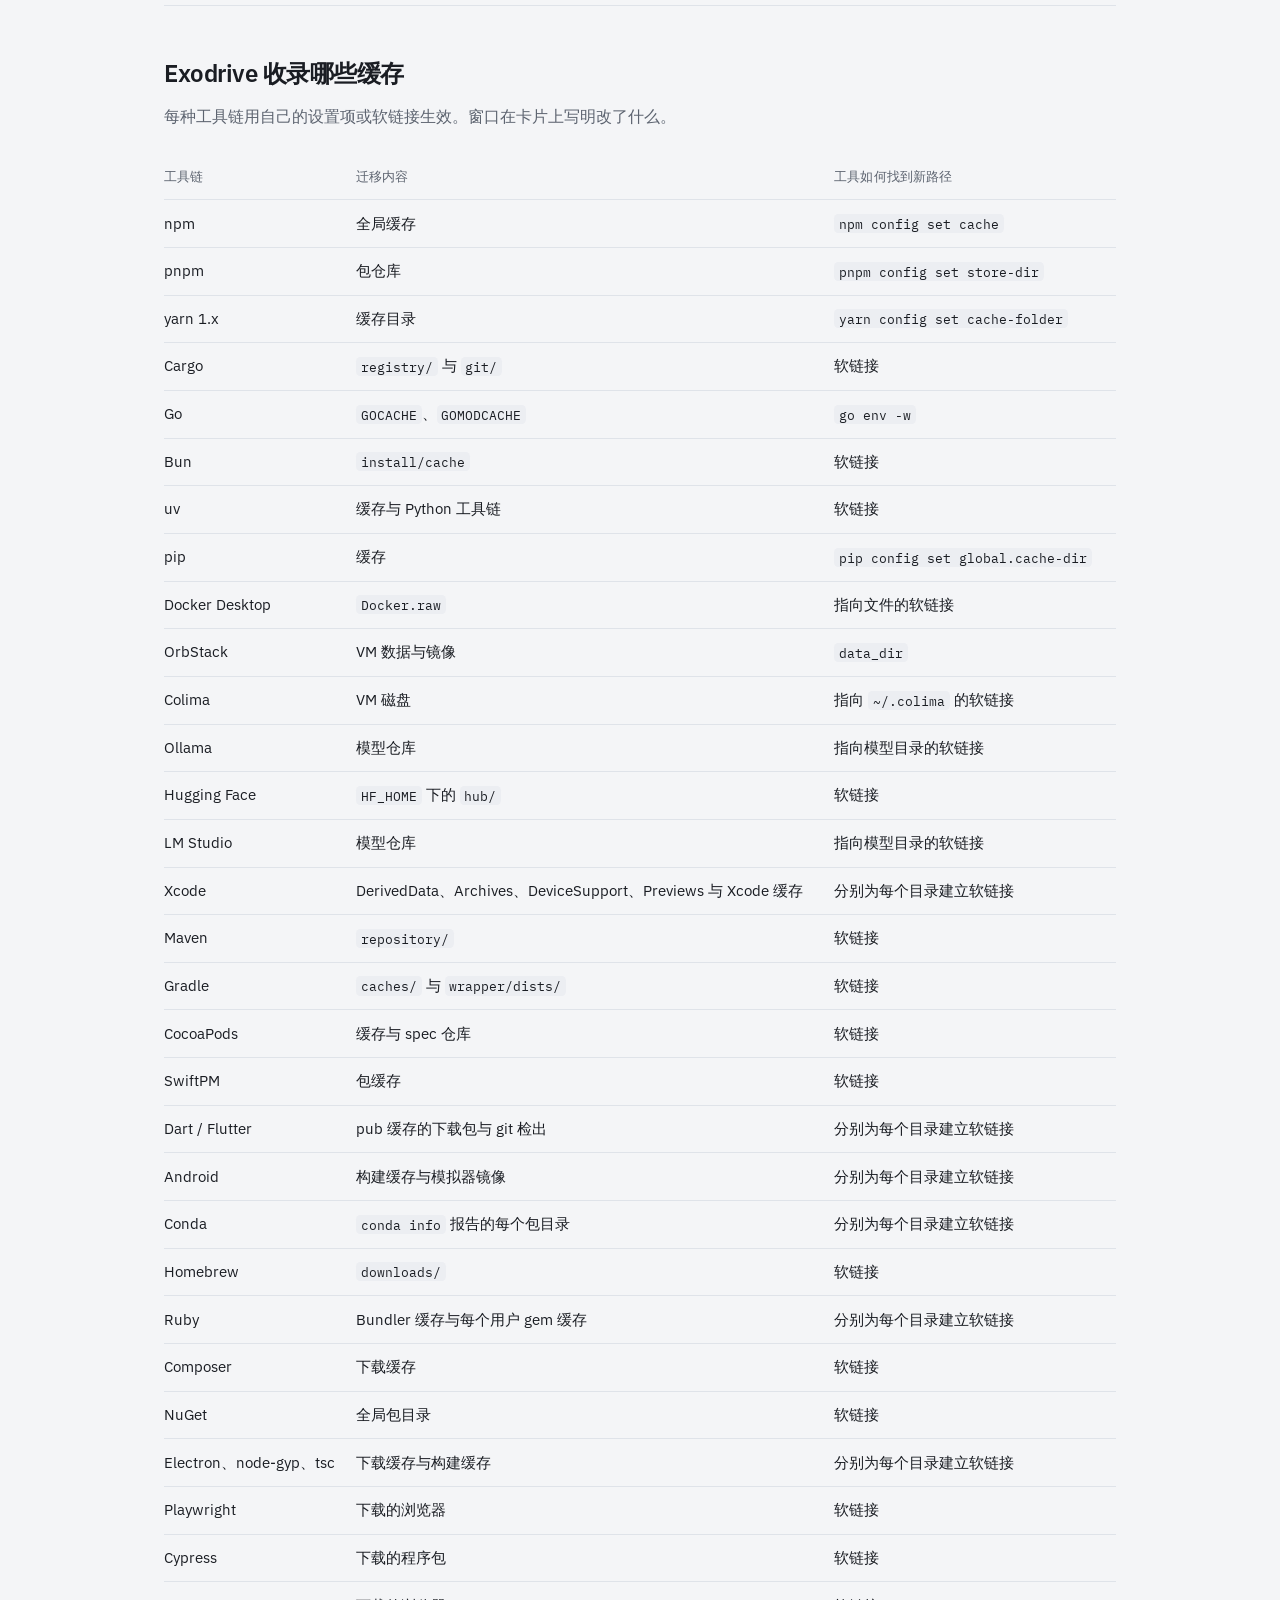
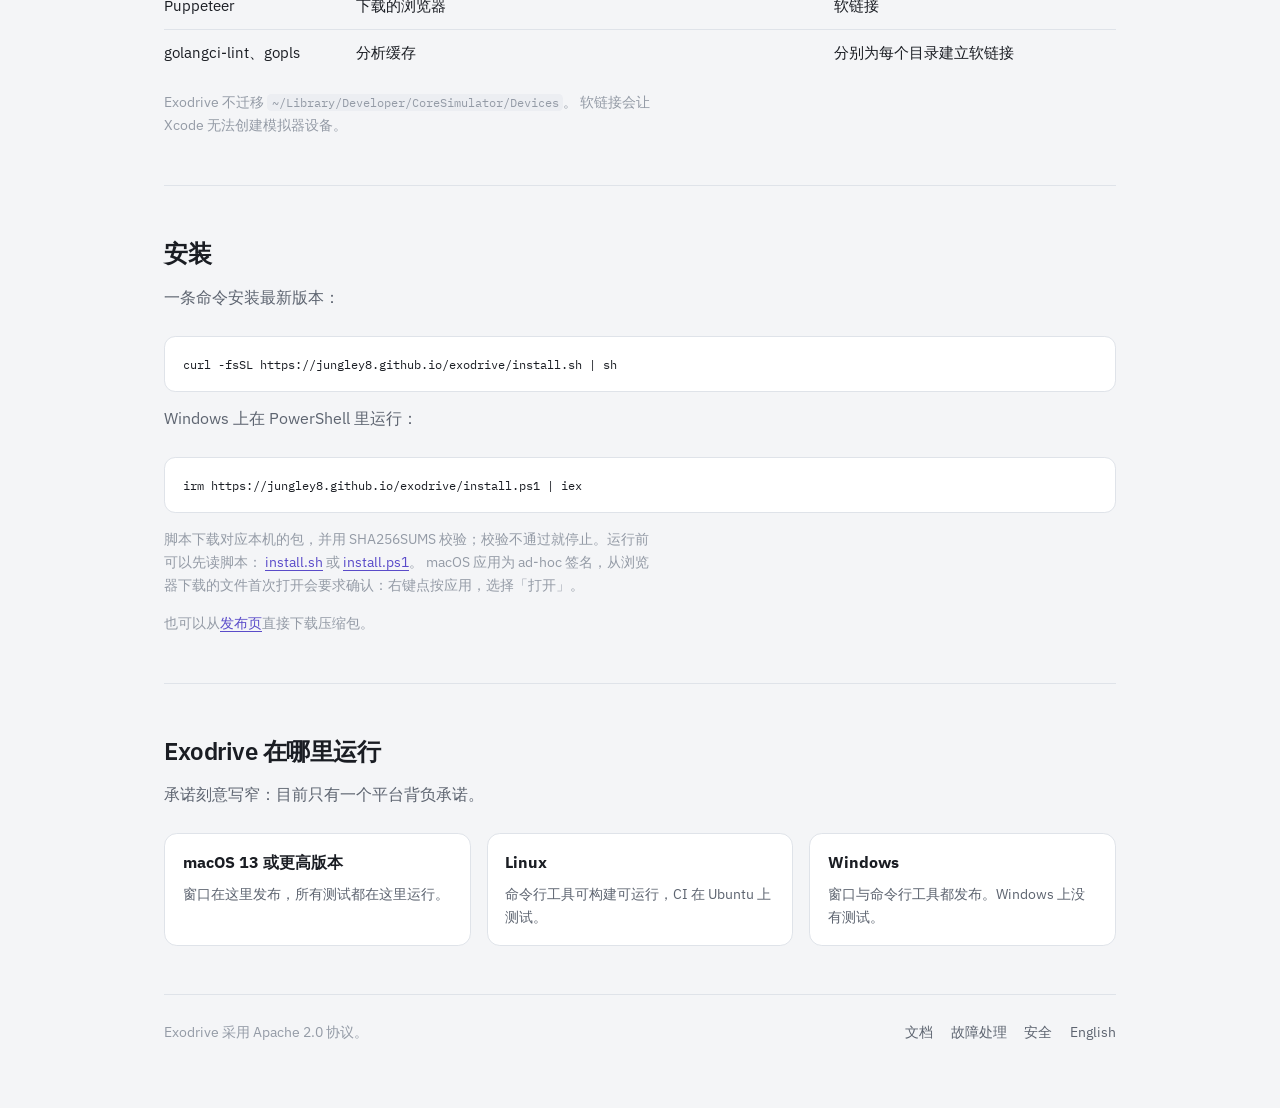
<file: site/zh/index.html>
<!doctype html>
<html lang="zh-Hans">
  <head>
    <meta charset="utf-8" />
    <meta name="viewport" content="width=device-width, initial-scale=1" />
    <title>Exodrive</title>
    <meta
      name="description"
      content="把开发缓存从内置磁盘搬到外接磁盘。每份副本校验通过后，Exodrive 才释放空间。"
    />
    <link rel="preconnect" href="https://fonts.googleapis.com" />
    <link rel="preconnect" href="https://fonts.gstatic.com" crossorigin />
    <link
      href="https://fonts.googleapis.com/css2?family=IBM+Plex+Mono:wght@400;500&family=IBM+Plex+Sans:wght@400;500;600&display=swap"
      rel="stylesheet"
    />
    <link rel="stylesheet" href="../style.css" />
  </head>
  <body>
    <div class="page">
      <header class="top">
        <a class="brand" href="./"><span class="mark" aria-hidden="true">E</span>Exodrive</a>
        <nav>
          <a href="docs/">文档</a>
          <a href="https://github.com/Jungley8/exodrive/releases">发布版</a>
          <a href="https://github.com/Jungley8/exodrive">源码</a>
          <a href="../" lang="en">English</a>
        </nav>
      </header>

      <main>
        <div class="hero">
          <div>
            <h1>给内置磁盘腾出空间。</h1>
            <p>
              Exodrive 把开发缓存搬到外接磁盘。它先逐字节校验副本，校验通过后才释放本机空间。
            </p>
            <div class="actions">
              <a class="button" href="https://github.com/Jungley8/exodrive/releases">
                下载
              </a>
              <a class="button quiet" href="docs/">阅读文档</a>
            </div>
            <p class="note">Apache 2.0，免费使用。macOS 版需要 macOS 13 或更高版本。</p>
          </div>

          <div class="gauges" aria-label="两条容量条的示例">
            <div>
              <div class="gauge-head"><span>这台 Mac</span><strong>82 GB 可用</strong></div>
              <div class="bar"><span class="cache" style="width: 31%"></span></div>
              <div class="legend"><i style="background: var(--amber)"></i>缓存占用 38 GB</div>
            </div>
            <div class="arrow">迁移</div>
            <div>
              <div class="gauge-head"><span>外接磁盘</span><strong>1.8 TB 可用</strong></div>
              <div class="bar"><span class="away" style="width: 9%"></span></div>
              <div class="legend"><i style="background: var(--teal)"></i>已迁入 6 GB</div>
            </div>
            <p class="note">这是示例。窗口读取真实数字。</p>
          </div>
        </div>

        <section id="how">
          <h2>每次迁移都走同样的五步</h2>
          <p>顺序就是安全保证：副本被证实之前，本机缓存一字节都不动。</p>
          <ol class="steps">
            <li>
              <b>拷贝</b>
              <p>缓存复制到磁盘，保留权限和修改时间。</p>
            </li>
            <li>
              <b>校验</b>
              <p>Exodrive 读取两侧的每个文件。有一个字节不同，迁移立即停止。</p>
            </li>
            <li>
              <b>记账</b>
              <p>这次迁移写入账本，将来搬回时按账本找到它。</p>
            </li>
            <li>
              <b>切换</b>
              <p>工具下次启动时读取新路径。</p>
            </li>
            <li>
              <b>回收</b>
              <p>Exodrive 删除本机副本。空间回到你手里。</p>
            </li>
          </ol>
        </section>

        <section id="safety">
          <h2>数据可能受损时，Exodrive 直接停下</h2>
          <p>每条规则都是拒绝执行。没有任何一条会退化为弱安全模式。</p>
          <table>
            <thead>
              <tr><th scope="col">规则</th><th scope="col">发生什么</th></tr>
            </thead>
            <tbody>
              <tr>
                <td>文件系统</td>
                <td>只接受 APFS、HFS+、ext2、ext3、ext4、btrfs、zfs、xfs、f2fs、bcachefs、NTFS。拒绝 exFAT、FAT32。</td>
              </tr>
              <tr>
                <td>程序在运行</td>
                <td>包管理器或容器引擎正在运行时，迁移停止。先停止该程序。</td>
              </tr>
              <tr>
                <td>shell 变量</td>
                <td>shell 里的缓存路径会盖过工具设置。Exodrive 指出变量名并停止。</td>
              </tr>
              <tr>
                <td>二进制</td>
                <td>只搬缓存。你的可执行文件留在原处。</td>
              </tr>
              <tr>
                <td>重复迁移</td>
                <td>账本里已有的条目不再迁移。先把它搬回来。</td>
              </tr>
            </tbody>
          </table>
        </section>

        <section id="tools">
          <h2>Exodrive 收录哪些缓存</h2>
          <p>每种工具链用自己的设置项或软链接生效。窗口在卡片上写明改了什么。</p>
          <table>
            <thead>
              <tr><th scope="col">工具链</th><th scope="col">迁移内容</th><th scope="col">工具如何找到新路径</th></tr>
            </thead>
            <tbody>
              <tr><td>npm</td><td>全局缓存</td><td><code>npm config set cache</code></td></tr>
              <tr><td>pnpm</td><td>包仓库</td><td><code>pnpm config set store-dir</code></td></tr>
              <tr><td>yarn 1.x</td><td>缓存目录</td><td><code>yarn config set cache-folder</code></td></tr>
              <tr><td>Cargo</td><td><code>registry/</code> 与 <code>git/</code></td><td>软链接</td></tr>
              <tr><td>Go</td><td><code>GOCACHE</code>、<code>GOMODCACHE</code></td><td><code>go env -w</code></td></tr>
              <tr><td>Bun</td><td><code>install/cache</code></td><td>软链接</td></tr>
              <tr><td>uv</td><td>缓存与 Python 工具链</td><td>软链接</td></tr>
              <tr><td>pip</td><td>缓存</td><td><code>pip config set global.cache-dir</code></td></tr>
              <tr><td>Docker Desktop</td><td><code>Docker.raw</code></td><td>指向文件的软链接</td></tr>
              <tr><td>OrbStack</td><td>VM 数据与镜像</td><td><code>data_dir</code></td></tr>
              <tr><td>Colima</td><td>VM 磁盘</td><td>指向 <code>~/.colima</code> 的软链接</td></tr>
              <tr><td>Ollama</td><td>模型仓库</td><td>指向模型目录的软链接</td></tr>
              <tr><td>Hugging Face</td><td><code>HF_HOME</code> 下的 <code>hub/</code></td><td>软链接</td></tr>
              <tr><td>LM Studio</td><td>模型仓库</td><td>指向模型目录的软链接</td></tr>
              <tr><td>Xcode</td><td>DerivedData、Archives、DeviceSupport、Previews 与 Xcode 缓存</td><td>分别为每个目录建立软链接</td></tr>
              <tr><td>Maven</td><td><code>repository/</code></td><td>软链接</td></tr>
              <tr><td>Gradle</td><td><code>caches/</code> 与 <code>wrapper/dists/</code></td><td>软链接</td></tr>
              <tr><td>CocoaPods</td><td>缓存与 spec 仓库</td><td>软链接</td></tr>
              <tr><td>SwiftPM</td><td>包缓存</td><td>软链接</td></tr>
              <tr><td>Dart / Flutter</td><td>pub 缓存的下载包与 git 检出</td><td>分别为每个目录建立软链接</td></tr>
              <tr><td>Android</td><td>构建缓存与模拟器镜像</td><td>分别为每个目录建立软链接</td></tr>
              <tr><td>Conda</td><td><code>conda info</code> 报告的每个包目录</td><td>分别为每个目录建立软链接</td></tr>
              <tr><td>Homebrew</td><td><code>downloads/</code></td><td>软链接</td></tr>
              <tr><td>Ruby</td><td>Bundler 缓存与每个用户 gem 缓存</td><td>分别为每个目录建立软链接</td></tr>
              <tr><td>Composer</td><td>下载缓存</td><td>软链接</td></tr>
              <tr><td>NuGet</td><td>全局包目录</td><td>软链接</td></tr>
              <tr><td>Electron、node-gyp、tsc</td><td>下载缓存与构建缓存</td><td>分别为每个目录建立软链接</td></tr>
              <tr><td>Playwright</td><td>下载的浏览器</td><td>软链接</td></tr>
              <tr><td>Cypress</td><td>下载的程序包</td><td>软链接</td></tr>
              <tr><td>Puppeteer</td><td>下载的浏览器</td><td>软链接</td></tr>
              <tr><td>golangci-lint、gopls</td><td>分析缓存</td><td>分别为每个目录建立软链接</td></tr>
            </tbody>
          </table>
          <p class="note">
            Exodrive 不迁移 <code>~/Library/Developer/CoreSimulator/Devices</code>。
            软链接会让 Xcode 无法创建模拟器设备。
          </p>
        </section>

        <section id="install">
          <h2>安装</h2>
          <p>一条命令安装最新版本：</p>
          <pre><code>curl -fsSL https://jungley8.github.io/exodrive/install.sh | sh</code></pre>
          <p>Windows 上在 PowerShell 里运行：</p>
          <pre><code>irm https://jungley8.github.io/exodrive/install.ps1 | iex</code></pre>
          <p class="note">
            脚本下载对应本机的包，并用 SHA256SUMS 校验；校验不通过就停止。运行前可以先读脚本：
            <a href="https://jungley8.github.io/exodrive/install.sh">install.sh</a> 或
            <a href="https://jungley8.github.io/exodrive/install.ps1">install.ps1</a>。
            macOS 应用为 ad-hoc 签名，从浏览器下载的文件首次打开会要求确认：右键点按应用，选择「打开」。
          </p>
          <p class="note">
            也可以从<a href="https://github.com/Jungley8/exodrive/releases">发布页</a>直接下载压缩包。
          </p>
        </section>

        <section id="platform">
          <h2>Exodrive 在哪里运行</h2>
          <p>承诺刻意写窄：目前只有一个平台背负承诺。</p>
          <div class="promise">
            <div>
              <h3>macOS 13 或更高版本</h3>
              <p>窗口在这里发布，所有测试都在这里运行。</p>
            </div>
            <div>
              <h3>Linux</h3>
              <p>命令行工具可构建可运行，CI 在 Ubuntu 上测试。</p>
            </div>
            <div>
              <h3>Windows</h3>
              <p>窗口与命令行工具都发布。Windows 上没有测试。</p>
            </div>
          </div>
        </section>
      </main>

      <footer>
        <span>Exodrive 采用 Apache 2.0 协议。</span>
        <nav>
          <a href="docs/">文档</a>
          <a href="docs/#trouble">故障处理</a>
          <a href="https://github.com/Jungley8/exodrive/blob/main/SECURITY.md">安全</a>
          <a href="../" lang="en">English</a>
        </nav>
      </footer>
    </div>
  </body>
</html>
</file>
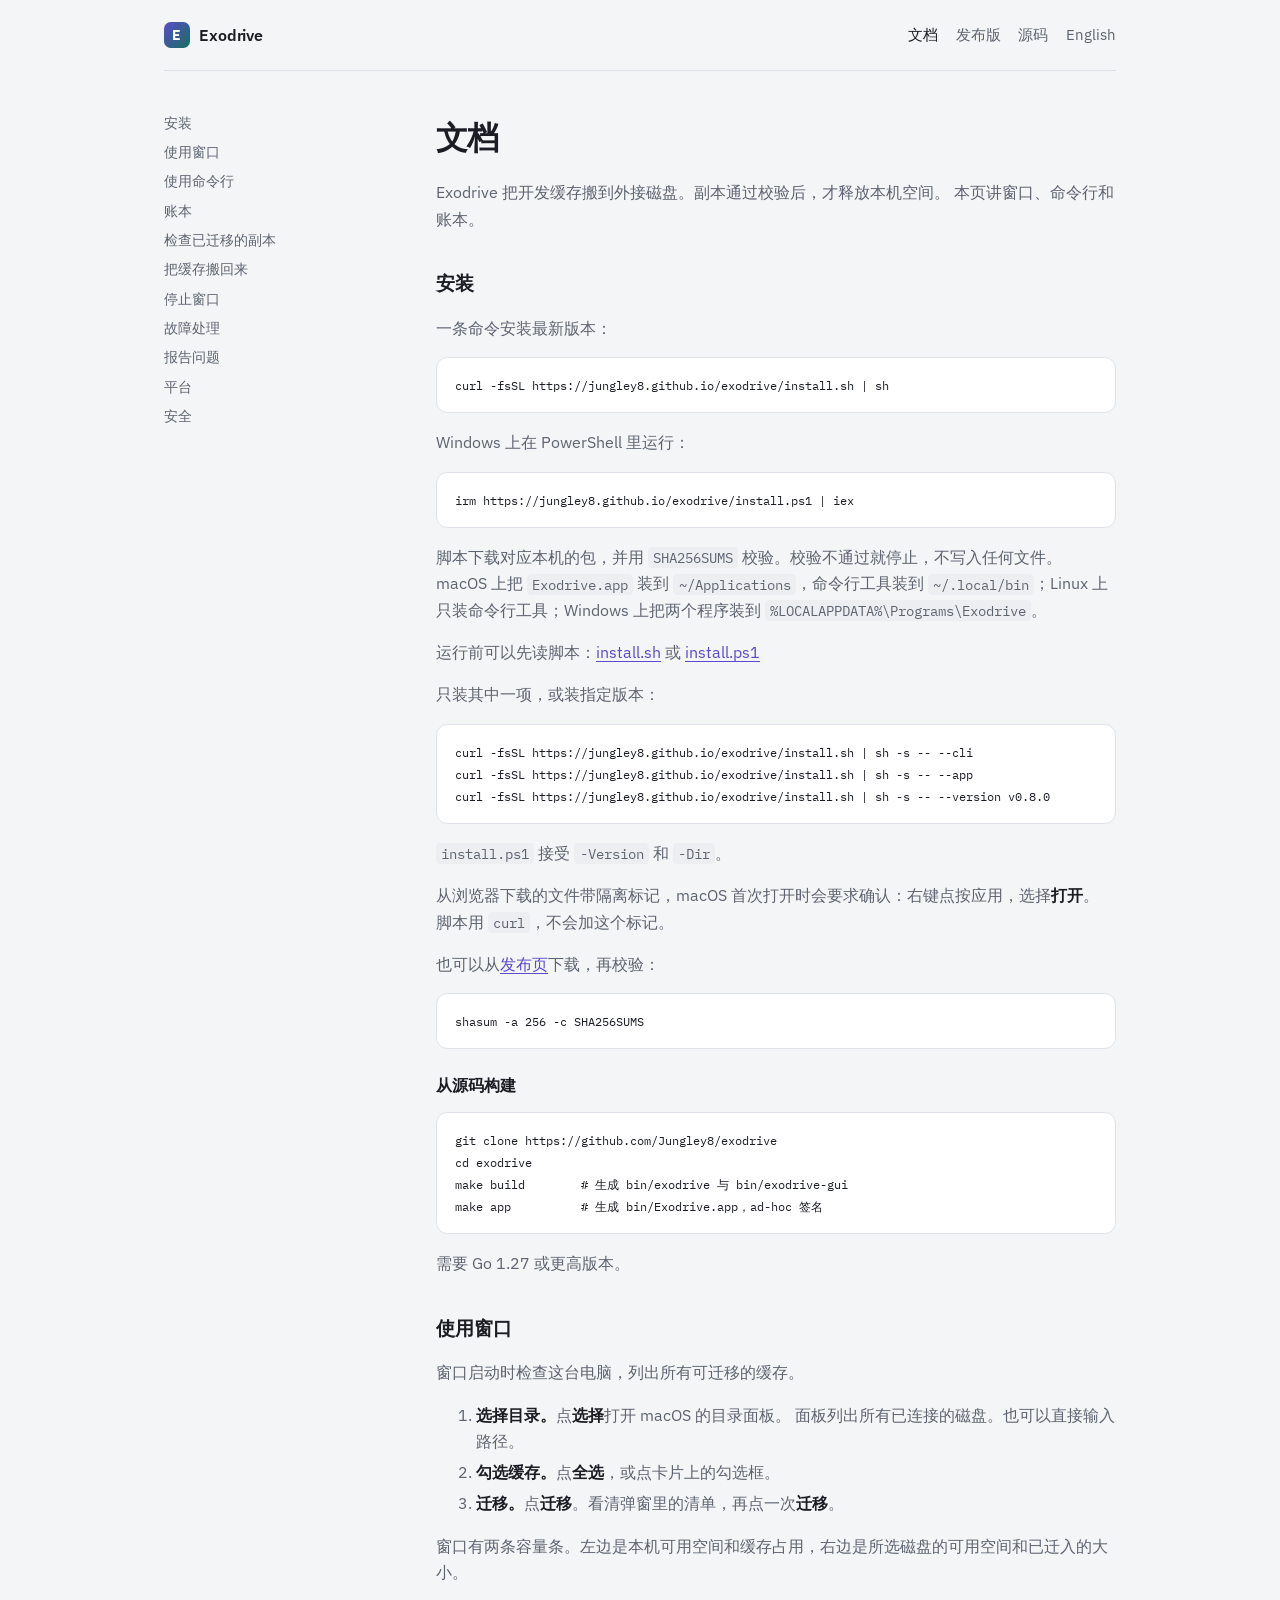
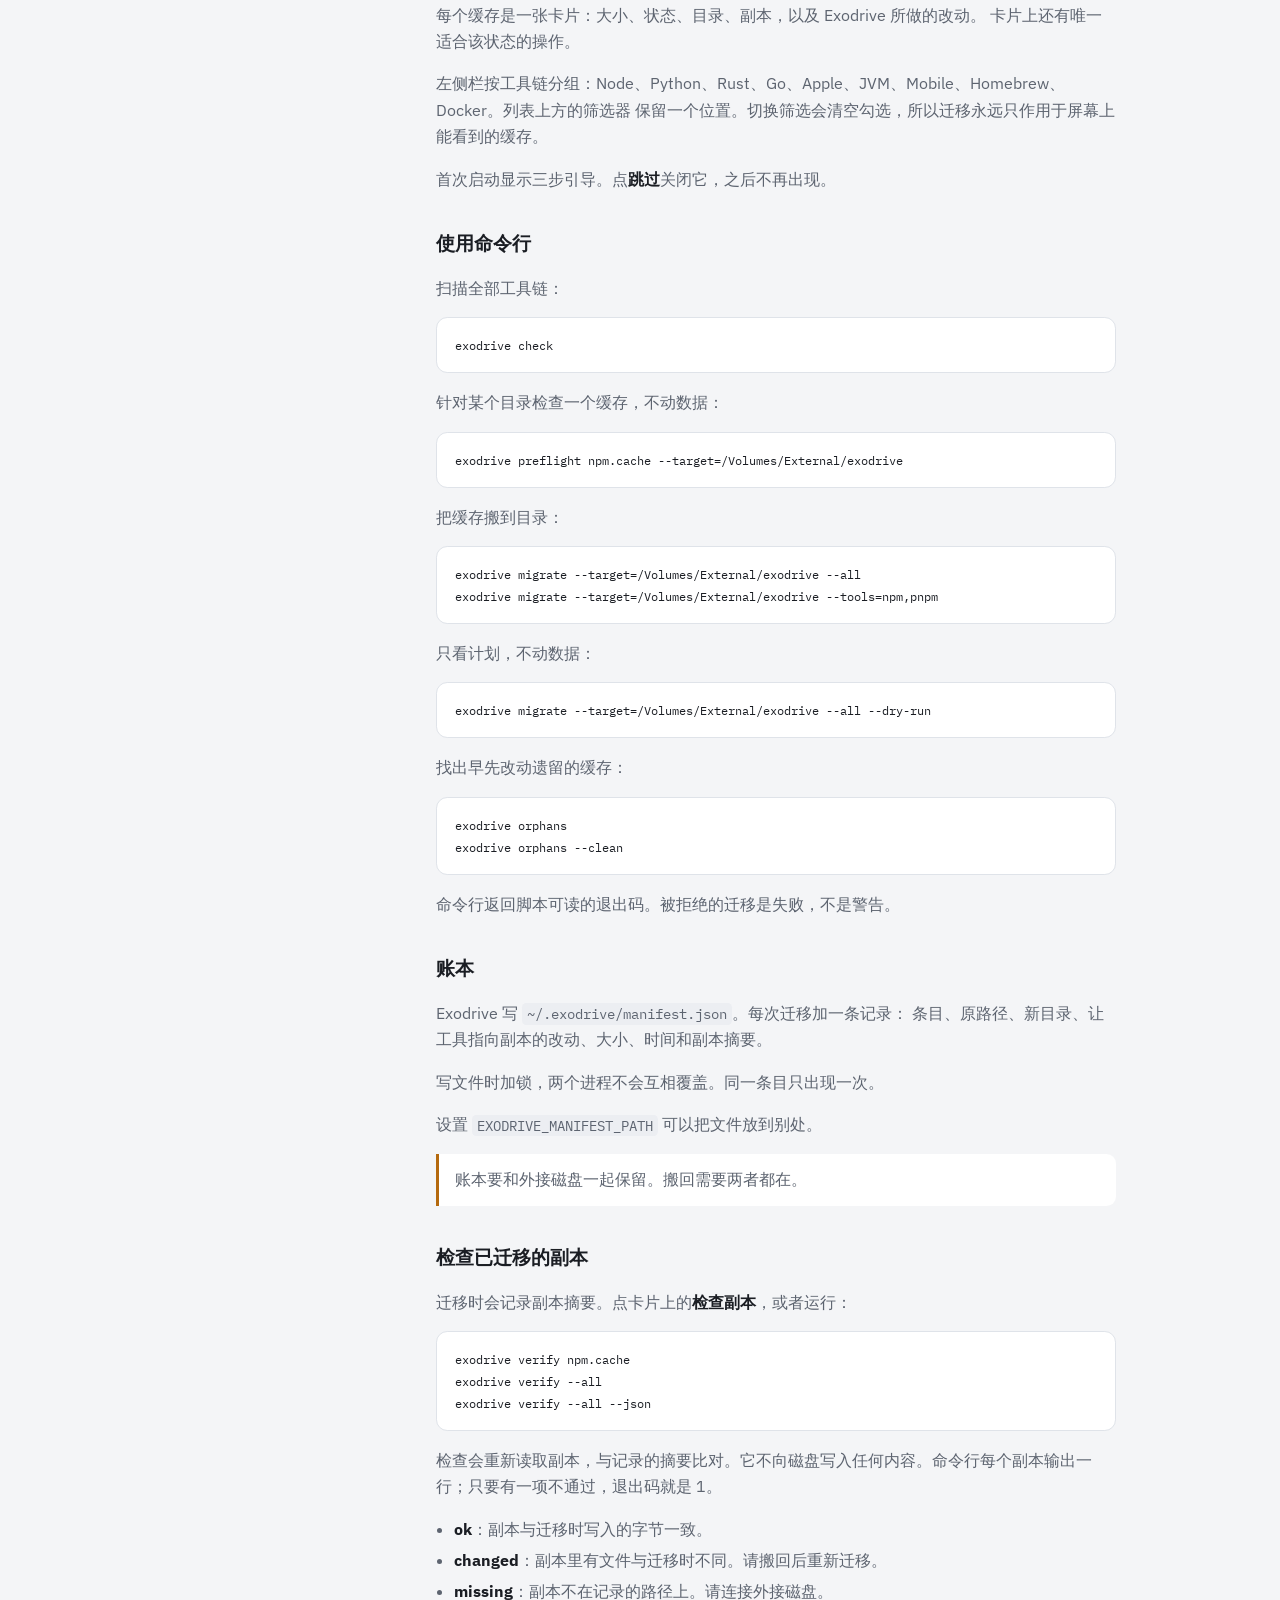
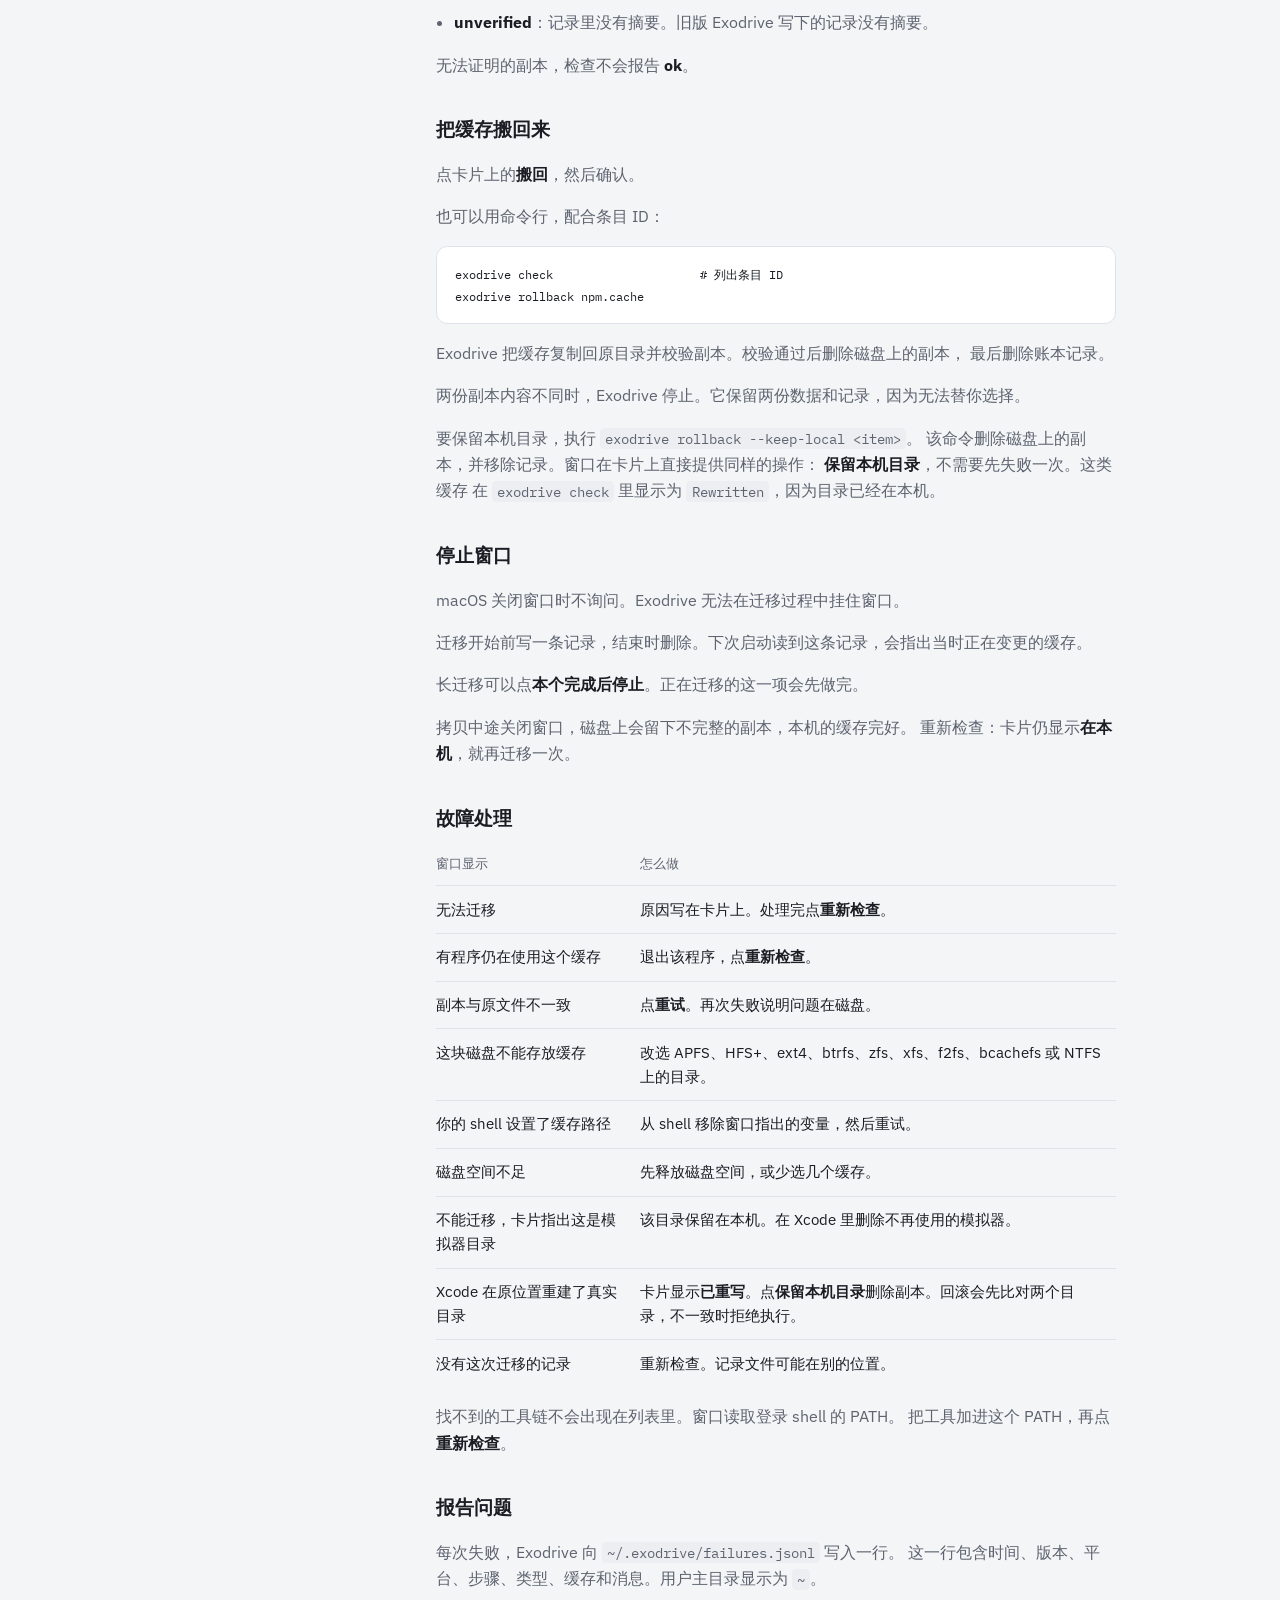
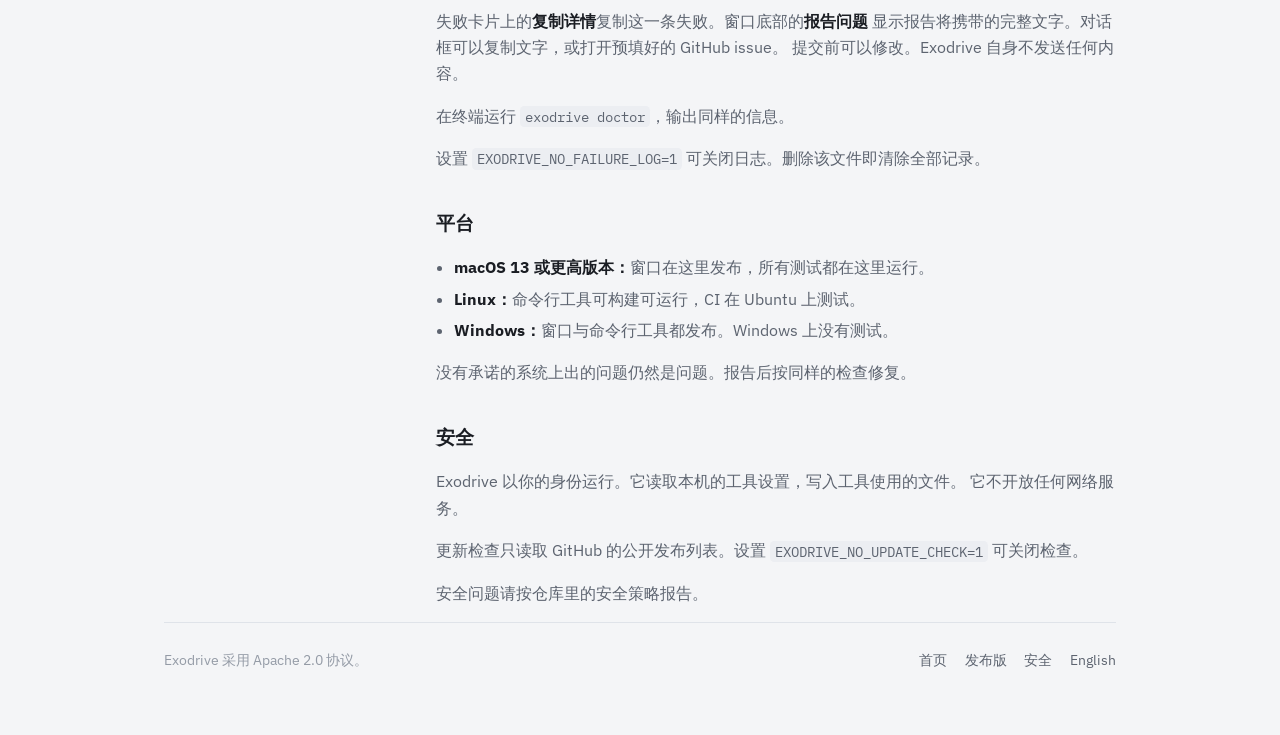
<file: site/zh/docs/index.html>
<!doctype html>
<html lang="zh-Hans">
  <head>
    <meta charset="utf-8" />
    <meta name="viewport" content="width=device-width, initial-scale=1" />
    <title>Exodrive 文档</title>
    <meta
      name="description"
      content="安装 Exodrive、把缓存搬到外接磁盘、搬回本机，以及读懂账本。"
    />
    <link rel="preconnect" href="https://fonts.googleapis.com" />
    <link rel="preconnect" href="https://fonts.gstatic.com" crossorigin />
    <link
      href="https://fonts.googleapis.com/css2?family=IBM+Plex+Mono:wght@400;500&family=IBM+Plex+Sans:wght@400;500;600&display=swap"
      rel="stylesheet"
    />
    <link rel="stylesheet" href="../../style.css" />
  </head>
  <body>
    <div class="page">
      <header class="top">
        <a class="brand" href="../"><span class="mark" aria-hidden="true">E</span>Exodrive</a>
        <nav>
          <a href="./" aria-current="page">文档</a>
          <a href="https://github.com/Jungley8/exodrive/releases">发布版</a>
          <a href="https://github.com/Jungley8/exodrive">源码</a>
          <a href="../../docs/" lang="en">English</a>
        </nav>
      </header>

      <div class="docs">
        <nav aria-label="本页目录">
          <a href="#install">安装</a>
          <a href="#window">使用窗口</a>
          <a href="#cli">使用命令行</a>
          <a href="#ledger">账本</a>
          <a href="#verify">检查已迁移的副本</a>
          <a href="#undo">把缓存搬回来</a>
          <a href="#stopping">停止窗口</a>
          <a href="#trouble">故障处理</a>
          <a href="#report">报告问题</a>
          <a href="#platform">平台</a>
          <a href="#security">安全</a>
        </nav>

        <main>
          <h1>文档</h1>
          <p>
            Exodrive 把开发缓存搬到外接磁盘。副本通过校验后，才释放本机空间。
            本页讲窗口、命令行和账本。
          </p>

          <h2 id="install">安装</h2>
          <p>一条命令安装最新版本：</p>
          <pre><code>curl -fsSL https://jungley8.github.io/exodrive/install.sh | sh</code></pre>
          <p>Windows 上在 PowerShell 里运行：</p>
          <pre><code>irm https://jungley8.github.io/exodrive/install.ps1 | iex</code></pre>
          <p>
            脚本下载对应本机的包，并用 <code>SHA256SUMS</code> 校验。校验不通过就停止，不写入任何文件。
            macOS 上把 <code>Exodrive.app</code> 装到 <code>~/Applications</code>，命令行工具装到
            <code>~/.local/bin</code>；Linux 上只装命令行工具；Windows 上把两个程序装到
            <code>%LOCALAPPDATA%\Programs\Exodrive</code>。
          </p>
          <p>运行前可以先读脚本：<a href="https://jungley8.github.io/exodrive/install.sh">install.sh</a> 或 <a href="https://jungley8.github.io/exodrive/install.ps1">install.ps1</a></p>
          <p>只装其中一项，或装指定版本：</p>
          <pre><code>curl -fsSL https://jungley8.github.io/exodrive/install.sh | sh -s -- --cli
curl -fsSL https://jungley8.github.io/exodrive/install.sh | sh -s -- --app
curl -fsSL https://jungley8.github.io/exodrive/install.sh | sh -s -- --version v0.8.0</code></pre>
          <p><code>install.ps1</code> 接受 <code>-Version</code> 和 <code>-Dir</code>。</p>
          <p>
            从浏览器下载的文件带隔离标记，macOS 首次打开时会要求确认：右键点按应用，选择<strong>打开</strong>。
            脚本用 <code>curl</code>，不会加这个标记。
          </p>
          <p>也可以从<a href="https://github.com/Jungley8/exodrive/releases">发布页</a>下载，再校验：</p>
          <pre><code>shasum -a 256 -c SHA256SUMS</code></pre>

          <h3>从源码构建</h3>
          <pre><code>git clone https://github.com/Jungley8/exodrive
cd exodrive
make build        # 生成 bin/exodrive 与 bin/exodrive-gui
make app          # 生成 bin/Exodrive.app，ad-hoc 签名</code></pre>
          <p>需要 Go 1.27 或更高版本。</p>

          <h2 id="window">使用窗口</h2>
          <p>窗口启动时检查这台电脑，列出所有可迁移的缓存。</p>
          <ol>
            <li>
              <strong>选择目录。</strong>点<strong>选择</strong>打开 macOS 的目录面板。
              面板列出所有已连接的磁盘。也可以直接输入路径。
            </li>
            <li>
              <strong>勾选缓存。</strong>点<strong>全选</strong>，或点卡片上的勾选框。
            </li>
            <li>
              <strong>迁移。</strong>点<strong>迁移</strong>。看清弹窗里的清单，再点一次<strong>迁移</strong>。
            </li>
          </ol>
          <p>
            窗口有两条容量条。左边是本机可用空间和缓存占用，右边是所选磁盘的可用空间和已迁入的大小。
          </p>
          <p>
            每个缓存是一张卡片：大小、状态、目录、副本，以及 Exodrive 所做的改动。
            卡片上还有唯一适合该状态的操作。
          </p>
          <p>
            左侧栏按工具链分组：Node、Python、Rust、Go、Apple、JVM、Mobile、Homebrew、Docker。列表上方的筛选器
            保留一个位置。切换筛选会清空勾选，所以迁移永远只作用于屏幕上能看到的缓存。
          </p>
          <p>首次启动显示三步引导。点<strong>跳过</strong>关闭它，之后不再出现。</p>

          <h2 id="cli">使用命令行</h2>
          <p>扫描全部工具链：</p>
          <pre><code>exodrive check</code></pre>
          <p>针对某个目录检查一个缓存，不动数据：</p>
          <pre><code>exodrive preflight npm.cache --target=/Volumes/External/exodrive</code></pre>
          <p>把缓存搬到目录：</p>
          <pre><code>exodrive migrate --target=/Volumes/External/exodrive --all
exodrive migrate --target=/Volumes/External/exodrive --tools=npm,pnpm</code></pre>
          <p>只看计划，不动数据：</p>
          <pre><code>exodrive migrate --target=/Volumes/External/exodrive --all --dry-run</code></pre>
          <p>找出早先改动遗留的缓存：</p>
          <pre><code>exodrive orphans
exodrive orphans --clean</code></pre>
          <p>命令行返回脚本可读的退出码。被拒绝的迁移是失败，不是警告。</p>

          <h2 id="ledger">账本</h2>
          <p>
            Exodrive 写 <code>~/.exodrive/manifest.json</code>。每次迁移加一条记录：
            条目、原路径、新目录、让工具指向副本的改动、大小、时间和副本摘要。
          </p>
          <p>写文件时加锁，两个进程不会互相覆盖。同一条目只出现一次。</p>
          <p>设置 <code>EXODRIVE_MANIFEST_PATH</code> 可以把文件放到别处。</p>
          <div class="callout">
            <p>账本要和外接磁盘一起保留。搬回需要两者都在。</p>
          </div>

          <h2 id="verify">检查已迁移的副本</h2>
          <p>迁移时会记录副本摘要。点卡片上的<strong>检查副本</strong>，或者运行：</p>
          <pre><code>exodrive verify npm.cache
exodrive verify --all
exodrive verify --all --json</code></pre>
          <p>
            检查会重新读取副本，与记录的摘要比对。它不向磁盘写入任何内容。命令行每个副本输出一行；只要有一项不通过，退出码就是 1。
          </p>
          <ul>
            <li><strong>ok</strong>：副本与迁移时写入的字节一致。</li>
            <li><strong>changed</strong>：副本里有文件与迁移时不同。请搬回后重新迁移。</li>
            <li><strong>missing</strong>：副本不在记录的路径上。请连接外接磁盘。</li>
            <li><strong>unverified</strong>：记录里没有摘要。旧版 Exodrive 写下的记录没有摘要。</li>
          </ul>
          <p>无法证明的副本，检查不会报告 <strong>ok</strong>。</p>

          <h2 id="undo">把缓存搬回来</h2>
          <p>点卡片上的<strong>搬回</strong>，然后确认。</p>
          <p>也可以用命令行，配合条目 ID：</p>
          <pre><code>exodrive check                     # 列出条目 ID
exodrive rollback npm.cache</code></pre>
          <p>
            Exodrive 把缓存复制回原目录并校验副本。校验通过后删除磁盘上的副本，
            最后删除账本记录。
          </p>
          <p>两份副本内容不同时，Exodrive 停止。它保留两份数据和记录，因为无法替你选择。</p>
          <p>
            要保留本机目录，执行 <code>exodrive rollback --keep-local &lt;item&gt;</code>。
            该命令删除磁盘上的副本，并移除记录。窗口在卡片上直接提供同样的操作：
            <strong>保留本机目录</strong>，不需要先失败一次。这类缓存
            在 <code>exodrive check</code> 里显示为 <code>Rewritten</code>，因为目录已经在本机。
          </p>

          <h2 id="stopping">停止窗口</h2>
          <p>macOS 关闭窗口时不询问。Exodrive 无法在迁移过程中挂住窗口。</p>
          <p>
            迁移开始前写一条记录，结束时删除。下次启动读到这条记录，会指出当时正在变更的缓存。
          </p>
          <p>长迁移可以点<strong>本个完成后停止</strong>。正在迁移的这一项会先做完。</p>
          <p>
            拷贝中途关闭窗口，磁盘上会留下不完整的副本，本机的缓存完好。
            重新检查：卡片仍显示<strong>在本机</strong>，就再迁移一次。
          </p>

          <h2 id="trouble">故障处理</h2>
          <table>
            <thead>
              <tr><th scope="col">窗口显示</th><th scope="col">怎么做</th></tr>
            </thead>
            <tbody>
              <tr>
                <td>无法迁移</td>
                <td>原因写在卡片上。处理完点<strong>重新检查</strong>。</td>
              </tr>
              <tr>
                <td>有程序仍在使用这个缓存</td>
                <td>退出该程序，点<strong>重新检查</strong>。</td>
              </tr>
              <tr>
                <td>副本与原文件不一致</td>
                <td>点<strong>重试</strong>。再次失败说明问题在磁盘。</td>
              </tr>
              <tr>
                <td>这块磁盘不能存放缓存</td>
                <td>改选 APFS、HFS+、ext4、btrfs、zfs、xfs、f2fs、bcachefs 或 NTFS 上的目录。</td>
              </tr>
              <tr>
                <td>你的 shell 设置了缓存路径</td>
                <td>从 shell 移除窗口指出的变量，然后重试。</td>
              </tr>
              <tr>
                <td>磁盘空间不足</td>
                <td>先释放磁盘空间，或少选几个缓存。</td>
              </tr>
              <tr>
                <td>不能迁移，卡片指出这是模拟器目录</td>
                <td>该目录保留在本机。在 Xcode 里删除不再使用的模拟器。</td>
              </tr>
              <tr>
                <td>Xcode 在原位置重建了真实目录</td>
                <td>卡片显示<strong>已重写</strong>。点<strong>保留本机目录</strong>删除副本。回滚会先比对两个目录，不一致时拒绝执行。</td>
              </tr>
              <tr>
                <td>没有这次迁移的记录</td>
                <td>重新检查。记录文件可能在别的位置。</td>
              </tr>
            </tbody>
          </table>
          <p>
            找不到的工具链不会出现在列表里。窗口读取登录 shell 的 PATH。
            把工具加进这个 PATH，再点<strong>重新检查</strong>。
          </p>

          <h2 id="report">报告问题</h2>
          <p>
            每次失败，Exodrive 向 <code>~/.exodrive/failures.jsonl</code> 写入一行。
            这一行包含时间、版本、平台、步骤、类型、缓存和消息。用户主目录显示为 <code>~</code>。
          </p>
          <p>
            失败卡片上的<strong>复制详情</strong>复制这一条失败。窗口底部的<strong>报告问题</strong>
            显示报告将携带的完整文字。对话框可以复制文字，或打开预填好的 GitHub issue。
            提交前可以修改。Exodrive 自身不发送任何内容。
          </p>
          <p>在终端运行 <code>exodrive doctor</code>，输出同样的信息。</p>
          <p>
            设置 <code>EXODRIVE_NO_FAILURE_LOG=1</code> 可关闭日志。删除该文件即清除全部记录。
          </p>

          <h2 id="platform">平台</h2>
          <ul>
            <li><strong>macOS 13 或更高版本：</strong>窗口在这里发布，所有测试都在这里运行。</li>
            <li><strong>Linux：</strong>命令行工具可构建可运行，CI 在 Ubuntu 上测试。</li>
            <li><strong>Windows：</strong>窗口与命令行工具都发布。Windows 上没有测试。</li>
          </ul>
          <p>没有承诺的系统上出的问题仍然是问题。报告后按同样的检查修复。</p>

          <h2 id="security">安全</h2>
          <p>
            Exodrive 以你的身份运行。它读取本机的工具设置，写入工具使用的文件。
            它不开放任何网络服务。
          </p>
          <p>
            更新检查只读取 GitHub 的公开发布列表。设置 <code>EXODRIVE_NO_UPDATE_CHECK=1</code> 可关闭检查。
          </p>
          <p>安全问题请按仓库里的安全策略报告。</p>
        </main>
      </div>

      <footer>
        <span>Exodrive 采用 Apache 2.0 协议。</span>
        <nav>
          <a href="../">首页</a>
          <a href="https://github.com/Jungley8/exodrive/releases">发布版</a>
          <a href="https://github.com/Jungley8/exodrive/blob/main/SECURITY.md">安全</a>
          <a href="../../docs/" lang="en">English</a>
        </nav>
      </footer>
    </div>
  </body>
</html>
</file>
<file: site/style.css>
/* Exodrive's pages carry the window's own palette: graphite text on a cool
   paper, one violet for what a person acts on, amber for a cache that still
   takes space here, and teal for one that already moved. A state color means
   state and nothing else, so the two gauges read like the gauges in the app. */

:root {
  --paper: #f4f5f7;
  --surface: #ffffff;
  --inset: #eceef2;
  --ink: #1a1d23;
  --muted: #5d6470;
  --faint: #949ba6;
  --line: #dfe3e9;
  --accent: #5a4bc9;
  --accent-hover: #5041b7;
  --amber: #b4690e;
  --teal: #16705c;

  --sans: "IBM Plex Sans", -apple-system, BlinkMacSystemFont, "Segoe UI", system-ui, sans-serif;
  --mono: "IBM Plex Mono", ui-monospace, SFMono-Regular, Menlo, monospace;

  --step-0: 1rem;
  --step-1: 1.2rem;
  --step-2: 1.5rem;
  --step-3: 2rem;
  --step-4: clamp(2.4rem, 5vw, 3.6rem);
}

@media (prefers-color-scheme: dark) {
  :root {
    --paper: #121419;
    --surface: #1b1e25;
    --inset: #171a20;
    --ink: #e8eaee;
    --muted: #9ba2ad;
    --faint: #707784;
    --line: #2e333d;
    --accent: #a99bf5;
    --accent-hover: #b9adf8;
    --amber: #e0ac5c;
    --teal: #63c3a6;
  }
}

*,
*::before,
*::after {
  box-sizing: border-box;
}

html {
  -webkit-text-size-adjust: 100%;
}

body {
  margin: 0;
  background: var(--paper);
  color: var(--ink);
  font-family: var(--sans);
  font-size: var(--step-0);
  line-height: 1.65;
  font-feature-settings: "kern";
  -webkit-font-smoothing: antialiased;
}

a {
  color: var(--accent);
  text-decoration-thickness: 1px;
  text-underline-offset: 0.18em;
}

a:hover {
  color: var(--accent-hover);
}

:focus-visible {
  outline: 2px solid var(--accent);
  outline-offset: 3px;
  border-radius: 3px;
}

img,
svg {
  max-width: 100%;
}

/* ---- the page frame ---- */

.page {
  width: 100%;
  max-width: 62rem;
  margin: 0 auto;
  padding: 0 1.25rem 4rem;
}

.top {
  display: flex;
  align-items: center;
  justify-content: space-between;
  gap: 1rem;
  padding: 1.35rem 0;
  border-bottom: 1px solid var(--line);
}

.brand {
  display: flex;
  align-items: center;
  gap: 0.6rem;
  color: var(--ink);
  text-decoration: none;
  font-weight: 600;
  letter-spacing: -0.01em;
}

.brand .mark {
  width: 1.6rem;
  height: 1.6rem;
  border-radius: 0.42rem;
  background: linear-gradient(135deg, var(--accent), var(--teal));
  display: grid;
  place-items: center;
  color: #fff;
  font-size: 0.9rem;
  font-weight: 700;
}

.top nav {
  display: flex;
  flex-wrap: wrap;
  gap: 0.4rem 1.1rem;
  font-size: 0.92rem;
}

.top nav a {
  color: var(--muted);
  text-decoration: none;
}

.top nav a:hover,
.top nav a[aria-current="page"] {
  color: var(--ink);
}

/* ---- hero ---- */

.hero {
  display: grid;
  grid-template-columns: minmax(0, 1.05fr) minmax(0, 0.95fr);
  gap: 3rem;
  align-items: center;
  padding: 3.5rem 0 3rem;
}

.hero h1 {
  font-size: var(--step-4);
  line-height: 1.05;
  letter-spacing: -0.035em;
  font-weight: 600;
  margin: 0 0 1.1rem;
  max-width: 16ch;
}

.hero p {
  color: var(--muted);
  font-size: var(--step-1);
  max-width: 40ch;
  margin: 0 0 1.8rem;
}

.actions {
  display: flex;
  flex-wrap: wrap;
  align-items: center;
  gap: 0.75rem;
}

.button {
  display: inline-flex;
  align-items: center;
  gap: 0.45rem;
  padding: 0.62rem 1.05rem;
  border-radius: 0.6rem;
  border: 1px solid transparent;
  font-size: 0.95rem;
  font-weight: 550;
  text-decoration: none;
  background: var(--accent);
  color: #fff;
}

.button:hover {
  background: var(--accent-hover);
  color: #fff;
}

.button.quiet {
  background: transparent;
  border-color: var(--line);
  color: var(--ink);
}

.button.quiet:hover {
  border-color: var(--faint);
  color: var(--ink);
}

.note {
  margin: 0.9rem 0 0;
  font-size: 0.88rem;
  color: var(--faint);
}

/* The gauges: the same pair the window shows, at the size a page can hold. */

.gauges {
  background: var(--surface);
  border: 1px solid var(--line);
  border-radius: 1rem;
  padding: 1.4rem 1.4rem 1.1rem;
  display: grid;
  gap: 1.1rem;
}

.gauge-head {
  display: flex;
  justify-content: space-between;
  align-items: baseline;
  gap: 1rem;
  font-size: 0.86rem;
  color: var(--muted);
}

.gauge-head strong {
  font-family: var(--mono);
  font-size: 0.95rem;
  font-weight: 500;
  color: var(--ink);
  font-variant-numeric: tabular-nums;
}

.bar {
  height: 0.55rem;
  border-radius: 999px;
  background: var(--inset);
  overflow: hidden;
  display: flex;
  margin-top: 0.45rem;
}

.bar span {
  display: block;
  height: 100%;
}

.bar .cache {
  background: var(--amber);
}

.bar .away {
  background: var(--teal);
}

.legend {
  display: flex;
  align-items: center;
  gap: 0.4rem;
  margin-top: 0.5rem;
  font-size: 0.8rem;
  color: var(--muted);
}

.legend i {
  width: 0.5rem;
  height: 0.5rem;
  border-radius: 999px;
  display: inline-block;
}

.arrow {
  display: flex;
  align-items: center;
  gap: 0.55rem;
  color: var(--faint);
  font-size: 0.82rem;
}

.arrow::before,
.arrow::after {
  content: "";
  height: 1px;
  background: var(--line);
  flex: 1;
}

/* ---- sections ---- */

section {
  padding: 3rem 0;
  border-top: 1px solid var(--line);
}

section h2 {
  font-size: var(--step-2);
  letter-spacing: -0.02em;
  font-weight: 600;
  margin: 0 0 0.6rem;
}

section > p {
  color: var(--muted);
  max-width: 62ch;
  margin: 0 0 1.6rem;
}

.steps {
  list-style: none;
  counter-reset: step;
  padding: 0;
  margin: 0;
  display: grid;
  gap: 1.1rem;
  max-width: 58ch;
}

.steps li {
  counter-increment: step;
  display: grid;
  grid-template-columns: 1.9rem 1fr;
  gap: 0.2rem 0.9rem;
  align-items: baseline;
}

.steps li::before {
  content: counter(step);
  font-family: var(--mono);
  font-size: 0.8rem;
  color: var(--muted);
  width: 1.9rem;
  height: 1.9rem;
  border-radius: 999px;
  background: var(--inset);
  display: grid;
  place-items: center;
}

.steps b {
  font-weight: 600;
}

.steps p {
  margin: 0.15rem 0 0;
  color: var(--muted);
  grid-column: 2;
}

table {
  width: 100%;
  border-collapse: collapse;
  font-size: 0.92rem;
}

th,
td {
  text-align: left;
  vertical-align: top;
  padding: 0.7rem 0.9rem 0.7rem 0;
  border-bottom: 1px solid var(--line);
}

th {
  color: var(--muted);
  font-weight: 500;
  font-size: 0.82rem;
  letter-spacing: 0.01em;
}

tbody tr:last-child td {
  border-bottom: none;
}

code,
pre {
  font-family: var(--mono);
  font-size: 0.86em;
}

code {
  background: var(--inset);
  padding: 0.12em 0.38em;
  border-radius: 0.28rem;
}

pre {
  background: var(--surface);
  border: 1px solid var(--line);
  border-radius: 0.7rem;
  padding: 1rem 1.1rem;
  overflow-x: auto;
  line-height: 1.6;
}

pre code {
  background: none;
  padding: 0;
}

.promise {
  display: grid;
  grid-template-columns: repeat(auto-fit, minmax(15rem, 1fr));
  gap: 1rem;
}

.promise div {
  background: var(--surface);
  border: 1px solid var(--line);
  border-radius: 0.8rem;
  padding: 1rem 1.1rem;
}

.promise h3 {
  margin: 0 0 0.35rem;
  font-size: 0.98rem;
}

.promise p {
  margin: 0;
  color: var(--muted);
  font-size: 0.9rem;
}

footer {
  border-top: 1px solid var(--line);
  padding-top: 1.6rem;
  display: flex;
  flex-wrap: wrap;
  justify-content: space-between;
  gap: 0.8rem;
  color: var(--faint);
  font-size: 0.86rem;
}

footer nav {
  display: flex;
  flex-wrap: wrap;
  gap: 0.4rem 1.1rem;
}

footer a {
  color: var(--muted);
  text-decoration: none;
}

footer a:hover {
  color: var(--ink);
}

/* ---- documentation ---- */

.docs {
  display: grid;
  grid-template-columns: 14rem minmax(0, 1fr);
  gap: 3rem;
  padding-top: 2.5rem;
}

.docs nav {
  position: sticky;
  top: 1.5rem;
  align-self: start;
  font-size: 0.9rem;
  display: grid;
  gap: 0.35rem;
}

.docs nav a {
  color: var(--muted);
  text-decoration: none;
}

.docs nav a:hover {
  color: var(--ink);
}

.docs h1 {
  font-size: var(--step-3);
  letter-spacing: -0.02em;
  margin: 0 0 0.4rem;
}

.docs h2 {
  font-size: var(--step-1);
  margin: 2.2rem 0 0.5rem;
  scroll-margin-top: 1.5rem;
}

.docs h3 {
  font-size: 1rem;
  margin: 1.4rem 0 0.3rem;
}

.docs p,
.docs li {
  color: var(--muted);
}

.docs ul {
  padding-left: 1.1rem;
}

.docs li + li {
  margin-top: 0.3rem;
}

.docs strong {
  color: var(--ink);
}

.callout {
  border-left: 3px solid var(--amber);
  background: var(--surface);
  padding: 0.8rem 1rem;
  border-radius: 0 0.6rem 0.6rem 0;
}

.callout p {
  margin: 0;
}

@media (max-width: 54rem) {
  .hero {
    grid-template-columns: 1fr;
    gap: 2rem;
    padding-top: 2.5rem;
  }

  .docs {
    grid-template-columns: 1fr;
    gap: 1.5rem;
  }

  .docs nav {
    position: static;
    display: flex;
    flex-wrap: wrap;
    gap: 0.4rem 1rem;
    padding-bottom: 1rem;
    border-bottom: 1px solid var(--line);
  }
}

@media (prefers-reduced-motion: no-preference) {
  .gauges .bar span {
    transition: width 0.6s ease-out;
  }
}
</file>
